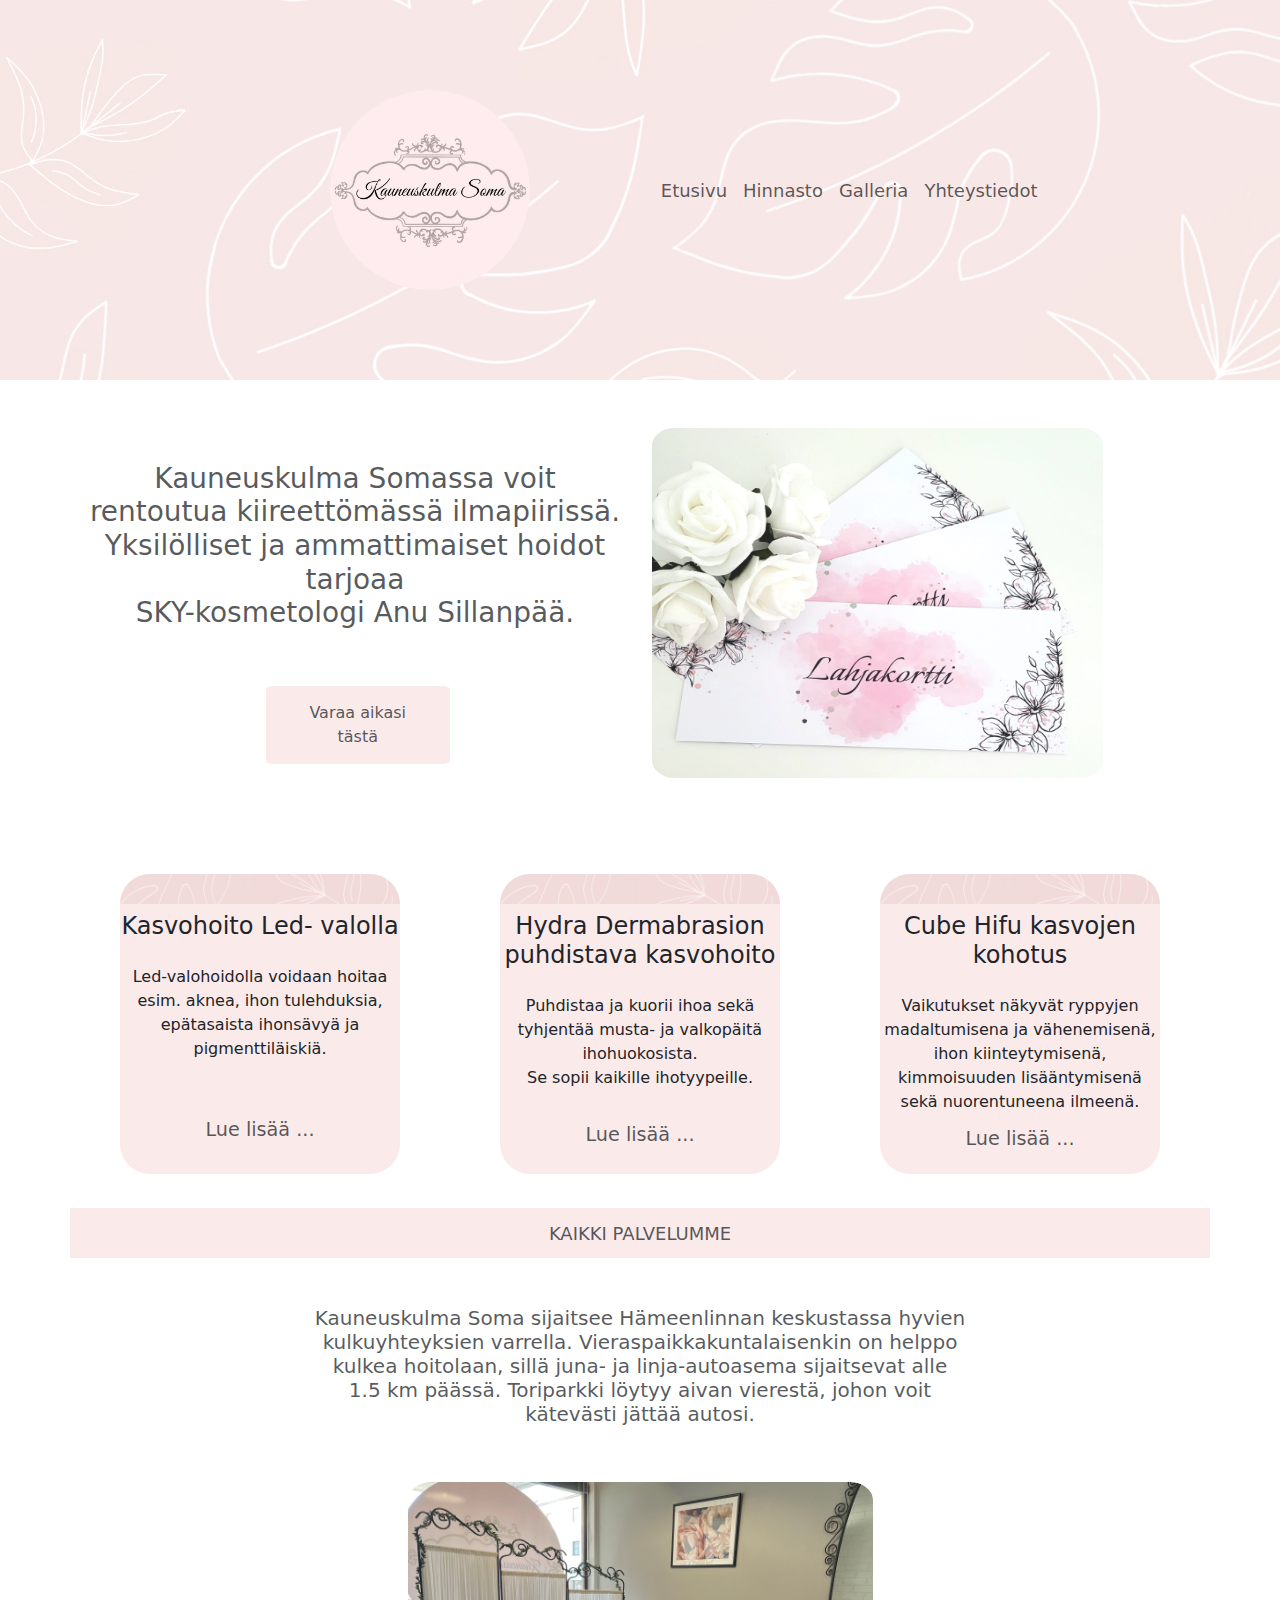
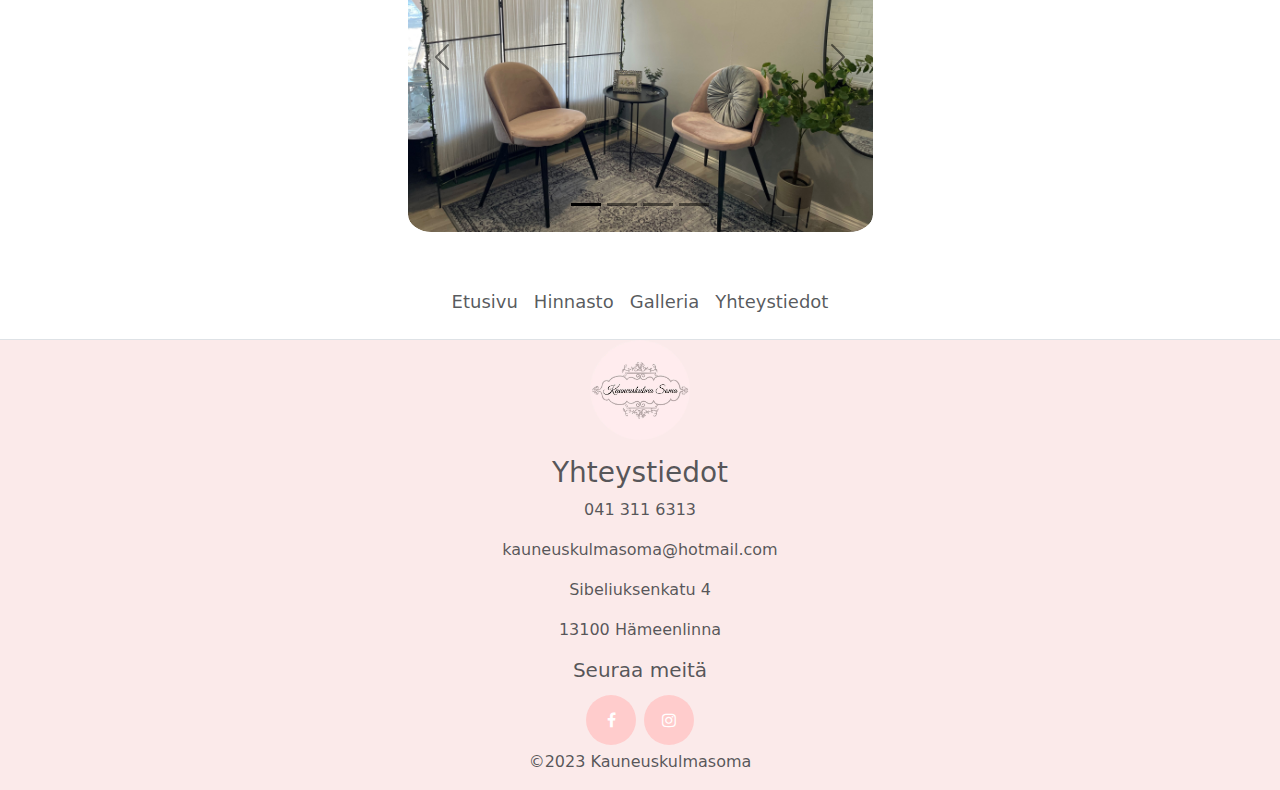
<file: index.html>
<!DOCTYPE html>
<html lang="fi">
<head>
    <meta charset="UTF-8">
    <meta http-equiv="X-UA-Compatible" content="IE=edge">
    <meta name="viewport" content="width=device-width, initial-scale=1.0">
    <meta name="description" content="Kauneuskulma Somassa voit rentoutua kiireettömässä ilmapiirissä.
    Yksilölliset ja ammattimaiset hoidot tarjoaa SKY-kosmetologi Anu Sillanpää.">

    <link href="https://cdn.jsdelivr.net/npm/bootstrap@5.2.1/dist/css/bootstrap.min.css" rel="stylesheet">
    <script src="https://cdn.jsdelivr.net/npm/bootstrap@5.2.1/dist/js/bootstrap.bundle.min.js"></script>
    <link rel="stylesheet" href="./style.css">
    <link rel="stylesheet" href="https://cdnjs.cloudflare.com/ajax/libs/font-awesome/4.7.0/css/font-awesome.min.css">
    <title>Kauneuskulma Soma - SKY-kosmetologi Anu Sillanpää</title>
    <!-- add icon link -->
    <link rel = "icon" href =
"./images/Logo_small.png"
    type = "image/x-icon">
  
<!-- Google tag (gtag.js) -->
<script async src="https://www.googletagmanager.com/gtag/js?id=G-YC7BYL04MX"></script>
<script>
  window.dataLayer = window.dataLayer || [];
  function gtag(){dataLayer.push(arguments);}
  gtag('js', new Date());

  gtag('config', 'G-YC7BYL04MX');
</script>

</head>
<body>
        <!--Navbar start here-->
          
          <nav class="navbar bigImage navbar-expand-lg">
            
            
            <div class="col-lg-5 col-xl-5 col-12  services-section d-flex justify-content-lg-end justify-content-center buttonCenter">
              <a class="navbar-brand"  href="https://kauneuskulmasoma.fi/">
                <image src="./images/Logo1.jpg" alt="Kauneuskulma soma logo" style="width:200px;" class="rounded-pill "></image>
              </a>
            </div>
            
            
            <div class="col-12 services-section navbar-toggler" type="button" data-bs-toggle="collapse" data-bs-target="#collapsibleNavbar">
                      <div class="d-flex justify-content-center ">
                        <span class="navbar-toggler-icon"></span>
                      </div>
            </div>
      <div class="col-xl-1 col-lg-1"></div>
      <div class="collapse navbar-collapse col-lg-4 col-xl-5 col-9" id="collapsibleNavbar">
        <ul class="navbar-nav">
          <li class="nav-item">
            <a class="nav-link" href="https://kauneuskulmasoma.fi/">Etusivu</a>
          </li>
          <li class="nav-item">
            <a class="nav-link" href="Hinnasto.html">Hinnasto</a>
          </li>
          <li class="nav-item">
            <a class="nav-link" href="Galleria.html">Galleria</a>
          </li>
          <li class="nav-item">
            <a class="nav-link" href="Yhteystiedot.html">Yhteystiedot</a>
          </li>
        </ul>
      </div> 
        </nav> 
      
      
        <!--Navbar End here-->

        <div class="container ">
          <div class="row">
      
            <div class="col-lg-6">
              <h3 class="infoText text-muted">Kauneuskulma Somassa voit rentoutua kiireettömässä ilmapiirissä.
                Yksilölliset ja ammattimaiset hoidot tarjoaa<br> SKY-kosmetologi Anu Sillanpää.
              </h3>
              <div class="buttonCenter">
                <div class="col-lg-12">
                  <a class="ajanVaraus mt-5 text-muted" href="https://varaa.timma.fi/kauneuskulmasoma">Varaa aikasi tästä</a>
                </div>
              </div>
      
            </div>
      
      
            <!--Lahjakortti kuva Start here -->
            <div class="col-lg-5 mt-5">
              <a href="https://gifti.fi/shop/kauneuskulmasoma/">
                <img src="./images/Lahjakortti.jpg" alt="Kauneuskulma Soma lahjakortti" class="img-fluid imageLahja d-block">
              </a>
            </div>
            <!--Lahjakortti kuva End here-->
          </div>
          <!--Hoito kortit Start here-->
          <div class="row mt-5  text-muted">
            <div class="col-lg-4 col-xl-4 col-12 d-flex justify-content-center mt-5 ">
              <div class="card">
                <div class="cardImage"><img class="card-img-top" src="./images/background.png"
                    alt="Kauneuskulma soma kortin tausta"></div>
                <div class="card-block">
                  <h4 class="card-title mt-2">Kasvohoito Led- valolla</h4>
                  <p class="card-text mt-4">Led-valohoidolla voidaan hoitaa<br> esim. aknea, ihon tulehduksia,
                    epätasaista ihonsävyä ja pigmenttiläiskiä.</p>
                </div>
                <div class="card-block">
                  <button class="btn  infoButton text-muted mt-5" type="button" onclick="openPage(1)">Lue lisää
                    ...</button>
                </div>
              </div>
            </div>
            <div class="col-lg-4 col-xl-4 col-12 d-flex justify-content-center mt-5 mt-5 ">
              <div class="card">
                <div class="cardImage"><img class="card-img-top" src="./images/background.png"
                    alt="Kauneuskulma soma kortin tausta"></div>
                <div class="card-block">
                  <h4 class="card-title mt-2">Hydra Dermabrasion puhdistava kasvohoito</h4>
                  <p class="card-text mt-4">Puhdistaa ja kuorii ihoa sekä<br> tyhjentää musta- ja valkopäitä
                    ihohuokosista.<br>Se sopii kaikille ihotyypeille.</p>
                </div>
                <div class="card-block">
                  <button class="btn  text-muted infoButton mt-4" type="button" onclick="openPage(2)">Lue lisää
                    ...</button>
                </div>
              </div>
            </div>
            <div class="col-lg-4 col-xl-4 col-12 d-flex justify-content-center mt-5 mt-5">
              <div class="card">
                <div class="cardImage"><img class="card-img-top" src="./images/background.png"
                    alt="Kauneuskulma soma kortin tausta"></div>
                <div class="card-block">
                  <h4 class="card-title mt-2">Cube Hifu kasvojen kohotus</h4>
                  <p class="card-text mt-4">Vaikutukset näkyvät ryppyjen madaltumisena ja vähenemisenä, ihon
                    kiinteytymisenä, kimmoisuuden lisääntymisenä sekä nuorentuneena ilmeenä.</p>
                </div>
                <div class="card-block">
                  <button class="btn text-muted infoButton mt-1" type="button" onclick="openPage(3)">Lue lisää
                    ...</button>
                </div>
              </div>
            </div>
          </div>
          <div class="row">
            <a class="nav-link hinnasto text-muted" href="Hinnasto.html">KAIKKI PALVELUMME</a>
          </div>
          <!--Hoito kortit End here-->
      
          <!--Hoitola teksti Start here-->
          <div class="row mt-5">
              <div class="d-flex justify-content-center">
                <div class="col-lg-7 col-xl-7 col-md-7 col-12">
                  <h5 class="text-muted textCenter">Kauneuskulma Soma sijaitsee Hämeenlinnan keskustassa hyvien kulkuyhteyksien varrella.
                    Vieraspaikkakuntalaisenkin on helppo kulkea hoitolaan, sillä juna- ja linja-autoasema sijaitsevat alle 1.5 km päässä. 
                    Toriparkki löytyy aivan vierestä, johon voit kätevästi jättää autosi.
                  </h5>
                </div>
              </div>
          </div>
          <!--Hoitola teksti End here-->
      
          <!-- Carousel -->
          <div class="row">
            <div class="d-flex justify-content-center">
              <div id="carousel" class="carousel carousel-dark slide col-lg-5 mt-5" data-bs-ride="carousel">
      
                <!-- Indicators/dots -->
                <div class="carousel-indicators">
                  <button type="button" data-bs-target="#carousel" data-bs-slide-to="0" class="active"></button>
                  <button type="button" data-bs-target="#carousel" data-bs-slide-to="1"></button>
                  <button type="button" data-bs-target="#carousel" data-bs-slide-to="2"></button>
                  <button type="button" data-bs-target="#carousel" data-bs-slide-to="3"></button>
                </div>
                <!-- The slideshow/carousel -->
                <div class="carousel-inner ">
                  <div class="carousel-item active">
                    <img src="./images/Aula.jpg" alt="Kauneuskulma Soma aulan" class="img-fluid imageCarousel  d-block">
      
                  </div>
                  <div class="carousel-item">
                    <img src="./images/Tiski2.jpg" alt="Kauneuskulma Soma aulan tiski"
                      class="img-fluid imageCarousel  d-block">
                  </div>
                  <div class="carousel-item">
                    <img src="./images/Seinä.jpg" alt="Kauneuskulma Soma aulan odotusalue"
                      class="img-fluid imageCarousel  d-block">
                  </div>
                  <div class="carousel-item">
                    <img src="./images/img3.jpg" alt="Kauneuskulma Soma hoitoalueen sisustus"
                      class="img-fluid imageCarousel  d-block">
                  </div>
                </div>
      
                <!-- Left and right controls/icons -->
                <button class="carousel-control-prev" type="button" data-bs-target="#carousel" data-bs-slide="prev">
                  <span class="carousel-control-prev-icon"></span>
                </button>
                <button class="carousel-control-next" type="button" data-bs-target="#carousel" data-bs-slide="next">
                  <span class="carousel-control-next-icon"></span>
                </button>
              </div>
            </div>
            <!--Carousel End-->
          </div>
        </div>

        <!--Footer Start here-->
      
       <footer class="mt-5">
        <ul class="nav justify-content-center border-bottom pb-3 mb-3">
          <li class="nav-item">
            <a class="nav-link px-2 text-muted" href="#">Etusivu</a>
          </li>
          <li class="nav-item">
            <a class="nav-link px-2 text-muted" href="Hinnasto.html">Hinnasto</a>
          </li>
          <br>
          <li class="nav-item">
            <a class="nav-link px-2 text-muted" href="Galleria.html">Galleria</a>
          </li>
          <li class="nav-item">
            <a class="nav-link px-2 text-muted" href="Yhteystiedot.html">Yhteystiedot</a>
          </li>
        </ul>
        <div class="footter">
          <ul class="nav justify-content-center ">
            <a class="navbar-brand">
              <image src="./images/Logo1.jpg" style="width:100px;" class="rounded-pill "></image>
            </a>
          </ul>
        <ul class="nav justify-content-center ">
          <li class="nav-item">
            <h3 class="text-muted mt-3">Yhteystiedot</a>
          </li>
        </ul>
        <ul class="nav justify-content-center ">
          <li>
            <p class="text-muted" style="text-align: center;">041 311 6313</p>
            <p class="text-muted">kauneuskulmasoma@hotmail.com</p>
          </li>
        </ul>
        <ul class="nav justify-content-center ">
          <li>
            <p class="text-muted" style="text-align: center;">Sibeliuksenkatu 4</p>
            <p class="text-muted">13100 Hämeenlinna</p>
          </li>

        </ul>
        <ul class="nav justify-content-center ">
          <li>
            <h5 class="text-muted">Seuraa meitä</h5>
          </li>
        </ul>
        <ul class="nav justify-content-center">
          <li class="nav-item">
            <a href="https://www.facebook.com/kauneuskulmasoma/" class="fa fa-facebook"></a>
          </li>
          <li>
            <a href="https://www.instagram.com/kauneuskulmasoma/" class="fa fa-instagram"></a>
          </li>
        </ul>
        <ul class="nav justify-content-center">
          <li class="nav-item">
            <p class="text-muted">©2023 Kauneuskulmasoma</p>
          </li>
        </ul>    
      </div>
       </footer>

      <!--Footer End here-->
       <script>
        function setScroll(index){
          localStorage.setItem('scrollValue', index);
          console.log(localStorage.getItem('scrollValue'))
        }
        function openPage(index){
          setScroll(index);
          window.location.assign("Hinnasto.html"); 
        }
    
  </script>
</body>
</html>
</file>
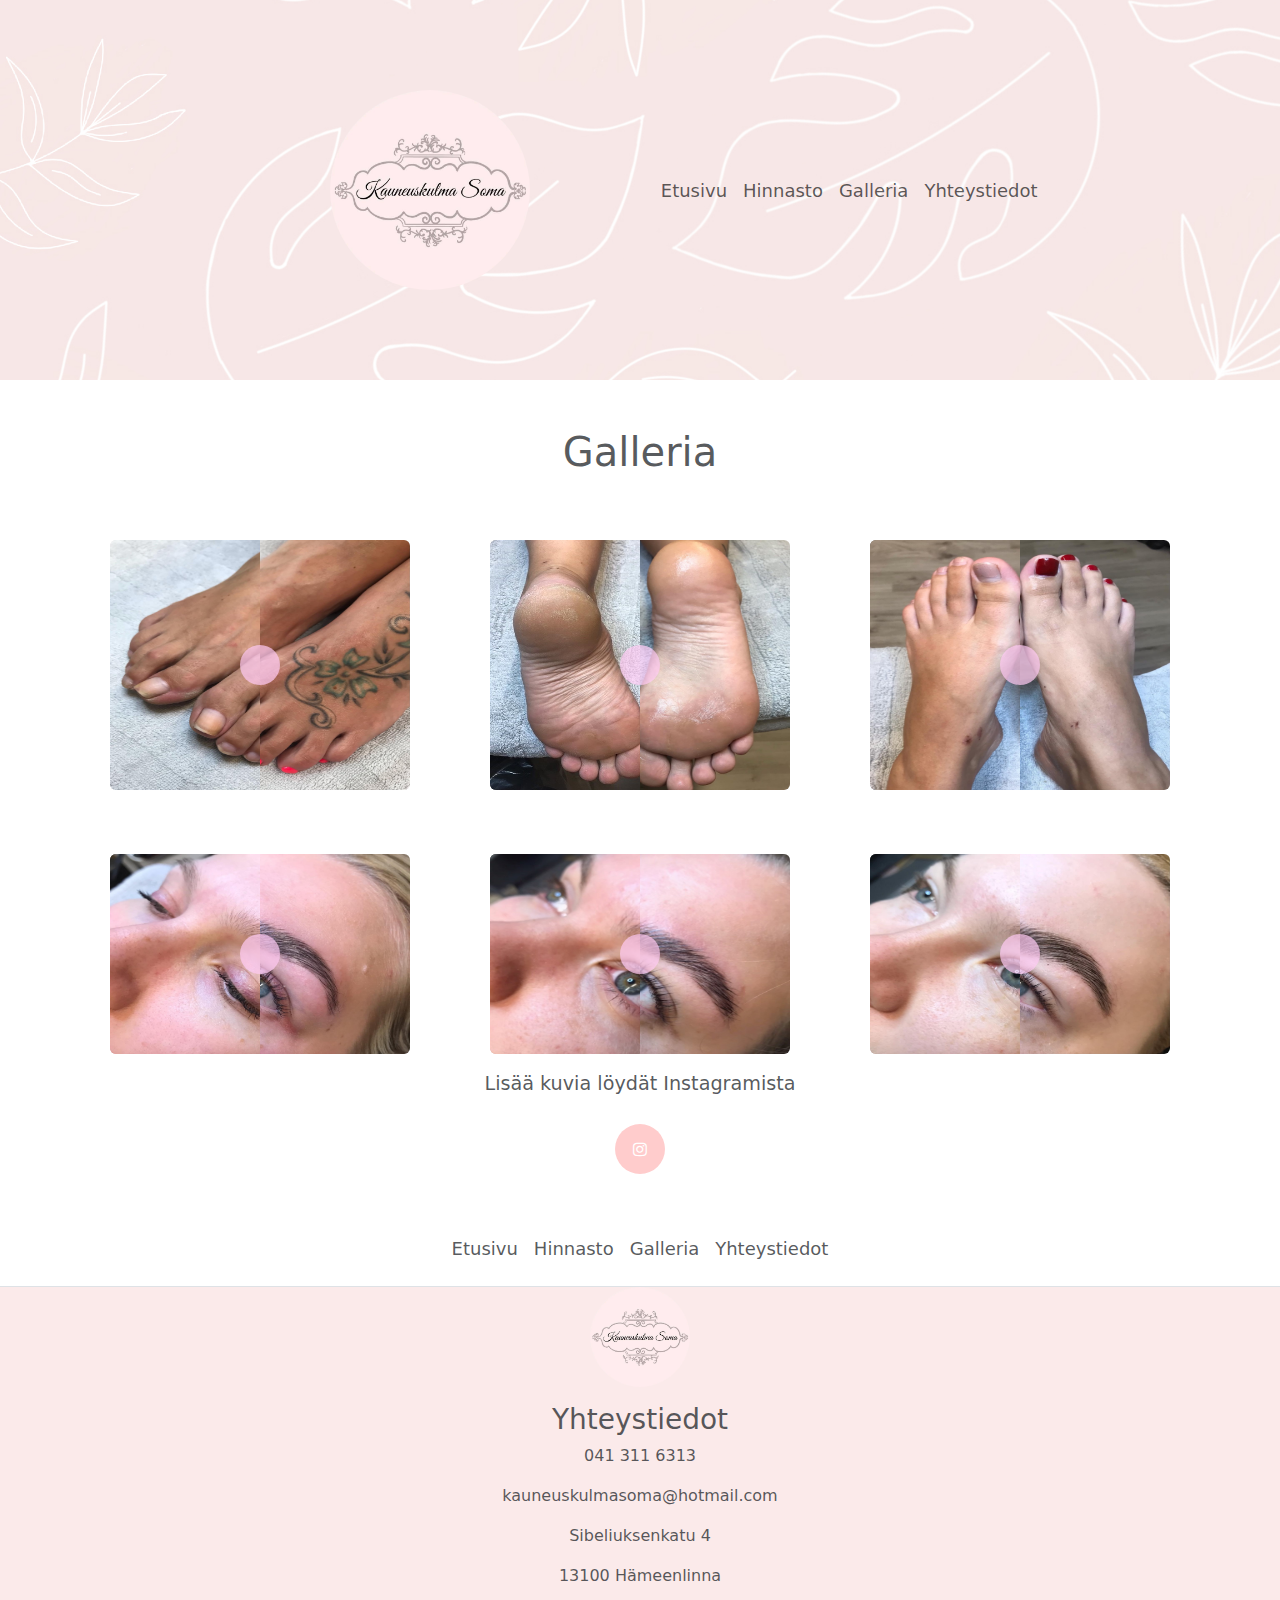
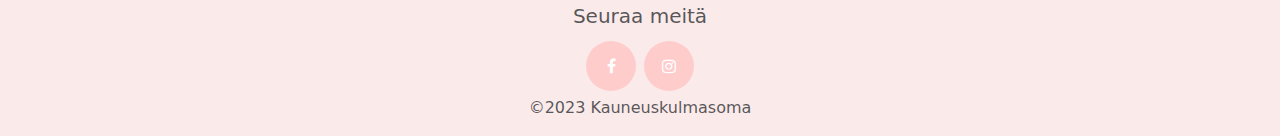
<file: Galleria.html>
<!DOCTYPE html>
<html lang="fi">
<head>
    <meta charset="UTF-8">
    <meta http-equiv="X-UA-Compatible" content="IE=edge">
    <meta name="viewport" content="width=device-width, initial-scale=1.0">
    <meta name="description" content="Kauneuskulma Somassa voit rentoutua kiireettömässä ilmapiirissä.
    Yksilölliset ja ammattimaiset hoidot tarjoaa SKY-kosmetologi Anu Sillanpää.">
    <link href="https://cdn.jsdelivr.net/npm/bootstrap@5.2.1/dist/css/bootstrap.min.css" rel="stylesheet">
    <script src="https://cdn.jsdelivr.net/npm/bootstrap@5.2.1/dist/js/bootstrap.bundle.min.js"></script>
    <link rel="stylesheet" href="./style.css">
    <link rel="stylesheet" href="https://cdnjs.cloudflare.com/ajax/libs/font-awesome/4.7.0/css/font-awesome.min.css">
    <title>Kauneuskulma Soma - Galleria</title>
        <!-- add icon link -->
        <link rel = "icon" href =
        "./images/Logo_small.png"
          type = "image/x-icon">

<!-- Google tag (gtag.js) -->
<script async src="https://www.googletagmanager.com/gtag/js?id=G-YC7BYL04MX"></script>
<script>
  window.dataLayer = window.dataLayer || [];
  function gtag(){dataLayer.push(arguments);}
  gtag('js', new Date());

  gtag('config', 'G-YC7BYL04MX');
</script>

</head>
<body>
        <!--Navbar start here-->
        
          <nav class="navbar bigImage navbar-expand-lg">
            
            
            <div class="col-lg-5 col-xl-5 col-12  services-section d-flex justify-content-lg-end justify-content-center buttonCenter">
              <a class="navbar-brand"  href="https://kauneuskulmasoma.fi/">
                <image src="./images/Logo1.jpg" alt="Kauneuskulma soma logo" style="width:200px;" class="rounded-pill "></image>
              </a>
            </div>
            
            
            <div class="col-12 col-lg-0 services-section navbar-toggler" type="button" data-bs-toggle="collapse" data-bs-target="#collapsibleNavbar">
                      <div class="d-flex justify-content-center">
                        <span class="navbar-toggler-icon"></span>
                      </div>
            </div>
      <div class="col-xl-1 col-lg-1"></div>
      <div class="collapse navbar-collapse col-lg-4 col-xl-5 col-9" id="collapsibleNavbar">
        <ul class="navbar-nav">
          <li class="nav-item">
            <a class="nav-link" href="https://kauneuskulmasoma.fi/">Etusivu</a>
          </li>
          <li class="nav-item">
            <a class="nav-link" href="Hinnasto.html">Hinnasto</a>
          </li>
          <li class="nav-item">
            <a class="nav-link" href="Galleria.html">Galleria</a>
          </li>
          <li class="nav-item">
            <a class="nav-link" href="Yhteystiedot.html">Yhteystiedot</a>
          </li>
        </ul>
      </div> 
    
             
     
    
        </nav> 
      
      
        <!--Navbar End here-->

<div class="container ">
  <h1 class="textCenter mt-5 mb-5 text-muted">Galleria</h1>
  <div class="row galleriaAlign mt-5">
    <div class="col-xl-4 col-lg-4 col-md-6 col-12 d-flex  justify-content-center mt-3">
      <div class="img-comp-container rounded">
        <div class="img-comp-img">
          <img src="./images/comp2.jpg" width="300" height="250" />
        </div>
        <div class="img-comp-img img-comp-overlay">
          <img src="./images/comp1.jpg" width="300" height="250" />
        </div>
      </div>
    </div>
    <div class="col-xl-4 col-lg-4 col-md-6 col-12 d-flex  justify-content-center mt-3">
      <div class="img-comp-container rounded">
        <div class="img-comp-img">
          <img src="./images/comp3.jpg" width="300" height="250" />
        </div>
        <div class="img-comp-img img-comp-overlay">
          <img src="./images/comp4.jpg" width="300" height="250" />
        </div>
      </div>
    </div>
    <div class="col-xl-4 col-lg-4 col-md-12 col-12 d-flex  justify-content-center mt-3">
      <div class="img-comp-container rounded">
        <div class="img-comp-img">
          <img src="./images/comp6.jpg" width="300" height="250" />
        </div>
        <div class="img-comp-img img-comp-overlay">
          <img src="./images/comp5.jpg" width="300" height="250" />
        </div>
      </div>
    </div>
  </div>
  <div class="row mt-5">
    <div class="col-xl-4 col-lg-4 col-md-6 col-12 d-flex  justify-content-center ">
      <div class="img-comp-container2 rounded mt-3">
        <div class="img-comp-img">
          <img src="./images/comp8.jpg" width="300" height="200" />
        </div>
        <div class="img-comp-img img-comp-overlay">
          <img src="./images/comp7.jpg" width="300" height="200" />
        </div>
      </div>
    </div>
    <div class="col-xl-4 col-lg-4 col-md-6 col-12 d-flex  justify-content-center ">
      <div class="img-comp-container2 rounded mt-3">
        <div class="img-comp-img">
          <img src="./images/comp9.jpg" width="300" height="200" />
        </div>
        <div class="img-comp-img img-comp-overlay">
          <img src="./images/comp10.jpg" width="300" height="200" />
        </div>
      </div>
    </div>
    <div class="col-xl-4 col-lg-4 col-md-12 col-12 d-flex justify-content-center">
      <div class="img-comp-container2 rounded mt-3">
        <div class="img-comp-img">
          <img src="./images/comp12.jpg" width="300" height="200" />
        </div>
        <div class="img-comp-img img-comp-overlay">
          <img src="./images/comp11.jpg" width="300" height="200" />
        </div>
      </div>
    </div>
    <div class="col-12 d-flex justify-content-center mt-3">
      <p class="text-muted" style="font-size: larger;">Lisää kuvia löydät Instagramista</p>
    </div>
    <div class="col-12 d-flex justify-content-center mt-1">
            <a href="https://www.instagram.com/kauneuskulmasoma/" class="fa fa-instagram"></a>
      </div>
    </div>
  </div>
</div>

        <!--Footer Start here-->
      
  
        <footer class="mt-5">
          <ul class="nav justify-content-center border-bottom pb-3 mb-3">
            <li class="nav-item">
              <a class="nav-link px-2 text-muted" href="https://kauneuskulmasoma.fi/">Etusivu</a>
            </li>
            <li class="nav-item">
              <a class="nav-link px-2 text-muted" href="Hinnasto.html">Hinnasto</a>
            </li>
            <br>
            <li class="nav-item">
              <a class="nav-link px-2 text-muted" href="#">Galleria</a>
            </li>
            <li class="nav-item">
              <a class="nav-link px-2 text-muted" href="Yhteystiedot.html">Yhteystiedot</a>
            </li>
          </ul>
          <div class="footter">
          <ul class="nav justify-content-center ">
            <a class="navbar-brand">
              <image src="./images/Logo1.jpg" style="width:100px;" class="rounded-pill "></image>
            </a>
          </ul>
          <ul class="nav justify-content-center ">
            <li class="nav-item">
              <h3 class="text-muted mt-3">Yhteystiedot</h3>
            </li>
          </ul>
          <ul class="nav justify-content-center ">
            <li>
              <p class="text-muted" style="text-align: center;">041 311 6313</p>
              <p class="text-muted">kauneuskulmasoma@hotmail.com</p>
            </li>
          </ul>
          <ul class="nav justify-content-center ">
            <li>
              <p class="text-muted" style="text-align: center;">Sibeliuksenkatu 4</p>
              <p class="text-muted">13100 Hämeenlinna</p>
            </li>
  
          </ul>
          <ul class="nav justify-content-center ">
            <li>
              
              <h5 class="text-muted">Seuraa meitä</h5>
            </li>
          </ul>
          <ul class="nav justify-content-center">
            <li class="nav-item">
              <a href="https://www.facebook.com/kauneuskulmasoma/" class="fa fa-facebook"></a>
            </li>
            <li>
              <a href="https://www.instagram.com/kauneuskulmasoma/" class="fa fa-instagram"></a>
            </li>
          </ul>
         <ul class="nav justify-content-center">
          <li class="nav-item">
            <p class="text-muted">©2023 Kauneuskulmasoma</p>
          </li>
        </ul>   
        </div>
         </footer>

      <!--Footer End here-->
      <script src="./script/comparison.js"></script>
  	
      <script>
        initComparisons();
      </script>
      

</body>
</html>
</file>
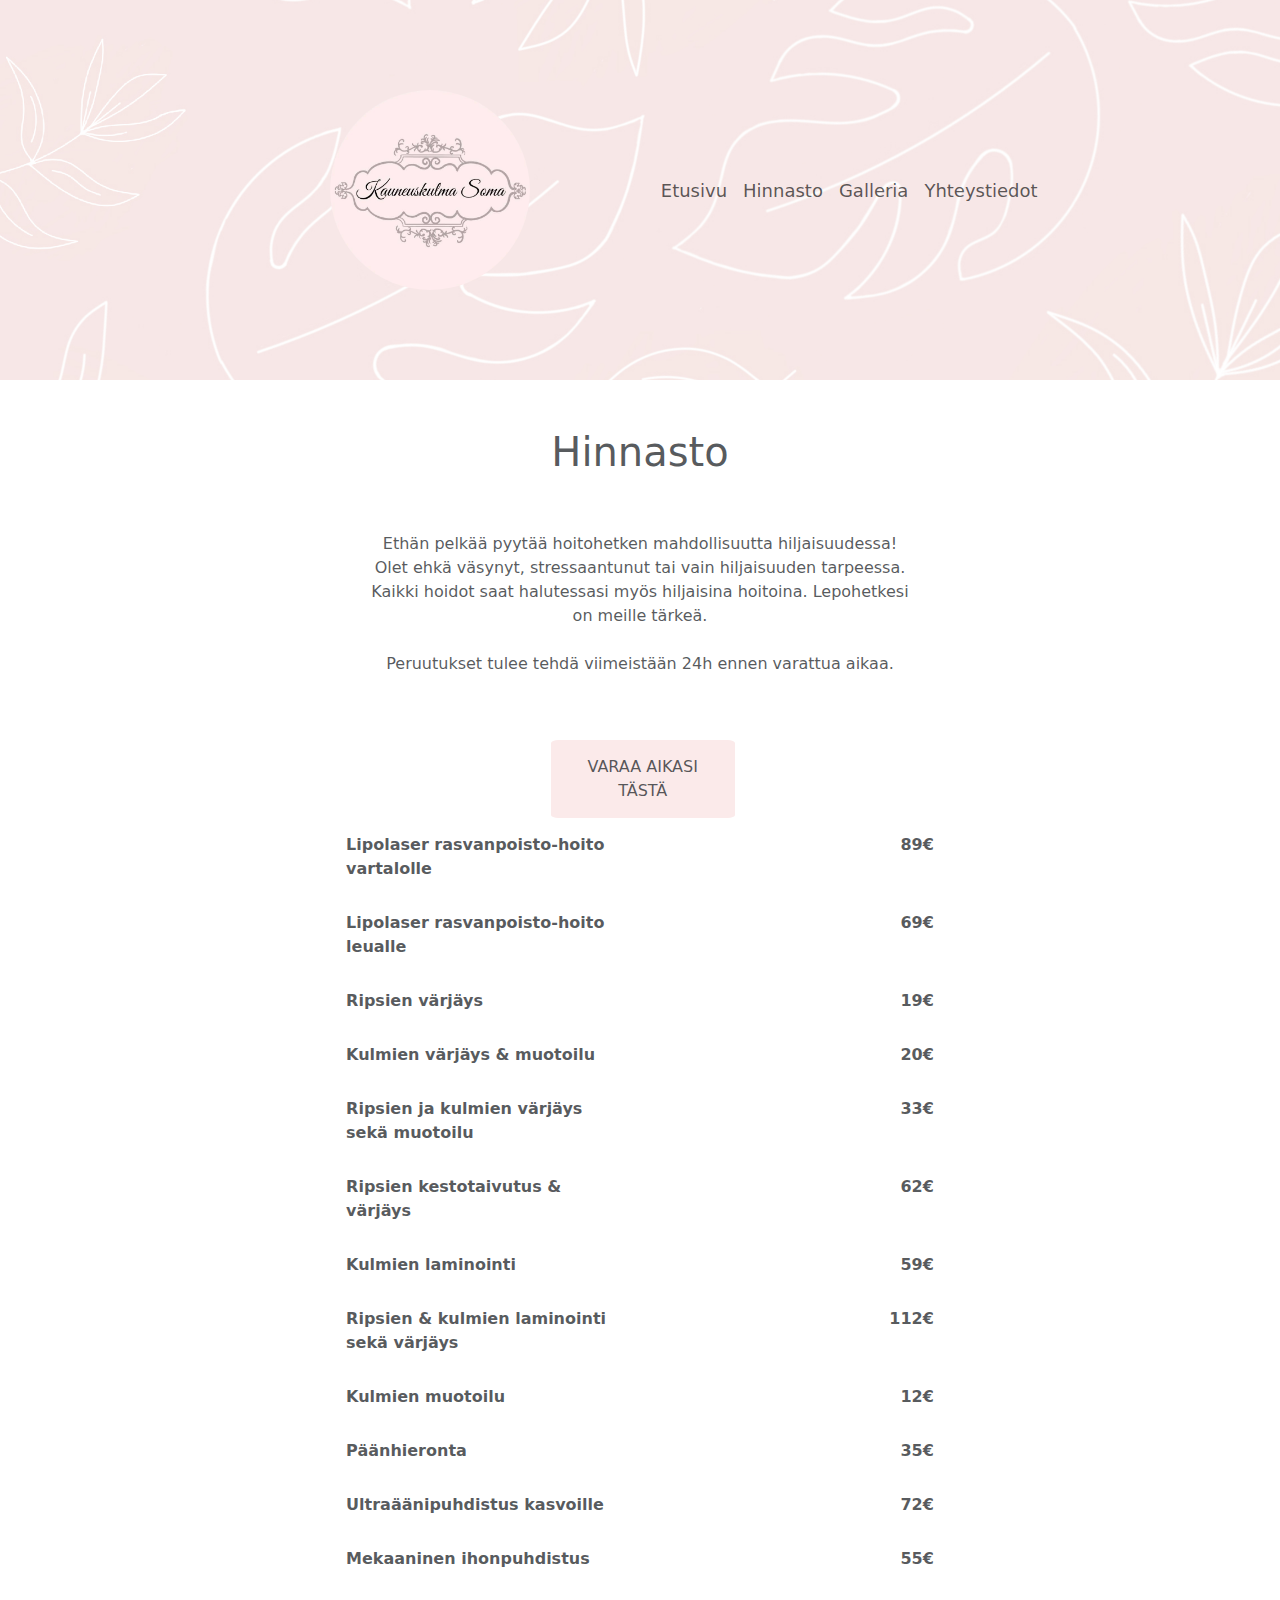
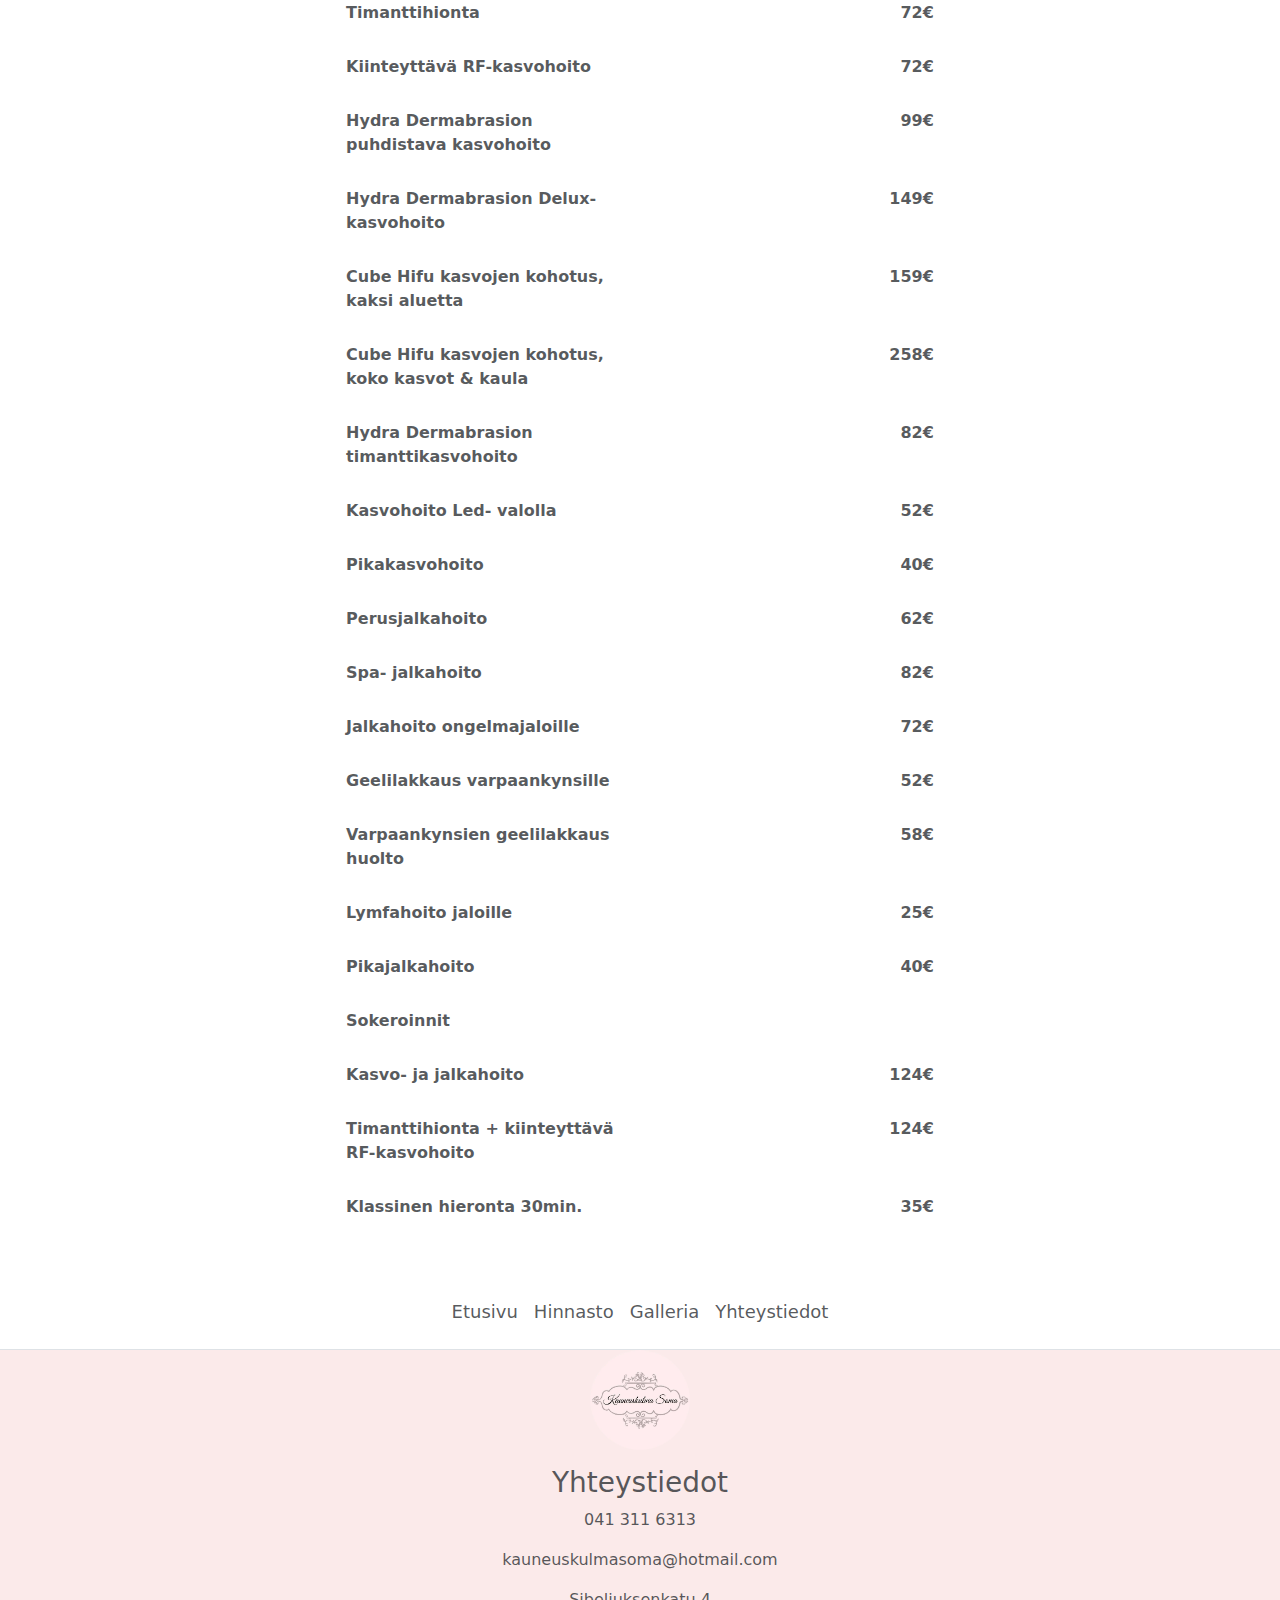
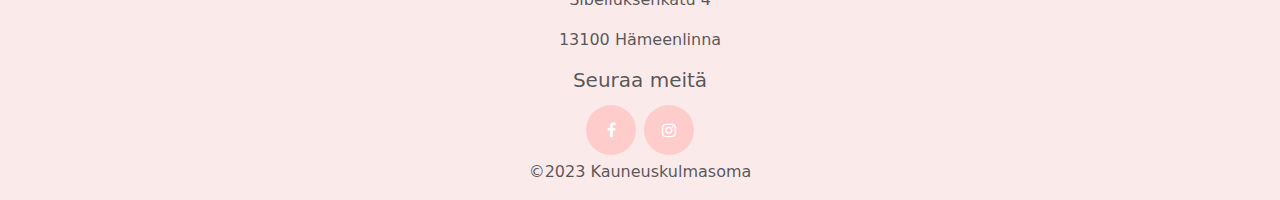
<file: Hinnasto.html>
<!DOCTYPE html>
<html lang="fi">
<head>
    <meta charset="UTF-8">
    <meta http-equiv="X-UA-Compatible" content="IE=edge">
    <meta name="viewport" content="width=device-width, initial-scale=1.0">
    <meta name="description" content="Kauneuskulma Somassa voit rentoutua kiireettömässä ilmapiirissä.
    Yksilölliset ja ammattimaiset hoidot tarjoaa SKY-kosmetologi Anu Sillanpää.">
    <link href="https://cdn.jsdelivr.net/npm/bootstrap@5.2.1/dist/css/bootstrap.min.css" rel="stylesheet">
    <script src="https://cdn.jsdelivr.net/npm/bootstrap@5.2.1/dist/js/bootstrap.bundle.min.js"></script>
    <link rel="stylesheet" href="./style.css">
    <link rel="stylesheet" href="https://cdnjs.cloudflare.com/ajax/libs/font-awesome/4.7.0/css/font-awesome.min.css">
    <title>Kauneuskulma Soma - Hinnasto</title>
        <!-- add icon link -->
        <link rel = "icon" href =
        "./images/Logo_small.png"
        type = "image/x-icon">

<!-- Google tag (gtag.js) -->
<script async src="https://www.googletagmanager.com/gtag/js?id=G-YC7BYL04MX"></script>
<script>
  window.dataLayer = window.dataLayer || [];
  function gtag(){dataLayer.push(arguments);}
  gtag('js', new Date());

  gtag('config', 'G-YC7BYL04MX');
</script>

</head>
<body>

        <!--Navbar start here-->
        
          <nav class="navbar bigImage navbar-expand-lg">
            
            
            <div class="col-lg-5 col-xl-5 col-12  services-section d-flex justify-content-lg-end justify-content-center buttonCenter">
              <a class="navbar-brand"  href="https://kauneuskulmasoma.fi/">
                <image src="./images/Logo1.jpg" alt="Kauneuskulma soma logo" style="width:200px;" class="rounded-pill "></image>
              </a>
            </div>
            
            
            <div class="col-12 col-lg-0 services-section navbar-toggler" type="button" data-bs-toggle="collapse" data-bs-target="#collapsibleNavbar">
                      <div class="d-flex justify-content-center">
                        <span class="navbar-toggler-icon"></span>
                      </div>
            </div>
      <div class="col-xl-1 col-lg-1"></div>
      <div class="collapse navbar-collapse col-lg-4 col-xl-5 col-9" id="collapsibleNavbar">
        <ul class="navbar-nav">
          <li class="nav-item">
            <a class="nav-link" href="https://kauneuskulmasoma.fi/">Etusivu</a>
          </li>
          <li class="nav-item">
            <a class="nav-link" href="Hinnasto.html">Hinnasto</a>
          </li>
          <li class="nav-item">
            <a class="nav-link" href="Galleria.html">Galleria</a>
          </li>
          <li class="nav-item">
            <a class="nav-link" href="Yhteystiedot.html">Yhteystiedot</a>
          </li>
        </ul>
      </div> 
    
             
     
    
        </nav> 
      
      
        <!--Navbar End here-->

<div class="container ">
  <h1 class="textCenter mt-5 mb-5 text-muted">Hinnasto</h1>
  <div class="row">
  <div class="col-lg-3"></div>
  <div class="col-lg-6">
  <p class="textCenter mt-2 text-muted">  
    Ethän pelkää pyytää hoitohetken mahdollisuutta hiljaisuudessa! <br>
    Olet ehkä väsynyt, stressaantunut tai vain hiljaisuuden tarpeessa. 
    Kaikki hoidot saat halutessasi myös hiljaisina hoitoina. Lepohetkesi on meille tärkeä.
    <br><br> 
    Peruutukset tulee tehdä viimeistään 24h ennen varattua aikaa.
  </p>
  <div class="buttonCenter mb-2">
    <a class="ajanVaraus mt-5 text-muted" href="https://varaa.timma.fi/kauneuskulmasoma">VARAA AIKASI TÄSTÄ</a>
    </div>
</div>
</div>
  <div id="accordion">
    <div class="card cardPrice">
      <div class="collapsed btn" id="CubeHifu" data-bs-toggle="collapse" href="#collapse32">
        <div class="row hintaTaulukko text-muted">
          <div class="col-lg-6 col-md-6 col-6 d-flex justify-content-start"> <p class="mobileText">Lipolaser rasvanpoisto-hoito vartalolle</p></div><div class="col-lg-6 col-md-6 col-6 d-flex justify-content-end"> <p class="hintaTextEnd">89€</p></div>
      </div>
      </div>
      <div id="collapse32" class="collapse" data-bs-parent="#accordion">
        <div class="card-body text-muted">
         <p>Lipolaser on matalataajuista laseria, joka saa aikaan kemiallisen signaalin rasvasolussa. 
          Ylimääräinen varastoitunut rasva muuttuu rasvahapoksi ja glyseroliksi, ne vapautuvat aineenvaihduntaan ja poistuvat kehosta. 
          <br>Lymfa tehostaa aineenvaihduntaa. 
          <br>Sopii kaikille perusterveille naisille ja miehille.
          </br>Lipolaser- hoito + lymfahoito jaloille 89€
          </br>Lipolaser- hoito + lymfahoito jaloille x 3 sarja 226€
          </br>Lipolaser- hoito + lymfahoito jaloille x 5 sarja 356€
          </p>
        </div>
      </div>
    </div>
    <div class="card cardPrice">
      <div class="collapsed btn" id="CubeHifu" data-bs-toggle="collapse" href="#collapse33">
        <div class="row hintaTaulukko text-muted">
          <div class="col-lg-6 col-md-6 col-6 d-flex justify-content-start"> <p class="mobileText">Lipolaser rasvanpoisto-hoito leualle</p></div><div class="col-lg-6 col-md-6 col-6 d-flex justify-content-end"> <p class="hintaTextEnd">69€</p></div>
      </div>
      </div>
      <div id="collapse33" class="collapse" data-bs-parent="#accordion">
        <div class="card-body text-muted">
         <p>Lipolaser on matalataajuista laseria, joka saa aikaan kemiallisen signaalin rasvasolussa. 
          Ylimääräinen varastoitunut rasva muuttuu rasvahapoksi ja glyseroliksi, ne vapautuvat aineenvaihduntaan ja poistuvat kehosta. 
          <br>Lymfa tehostaa aineenvaihduntaa. 
          <br>Sopii kaikille perusterveille naisille ja miehille.
          </br>Lipolaser- hoito + lymfahoito jaloille 69€
          </br>Lipolaser- hoito + lymfahoito jaloille x 3 sarja 175€
          </br>Lipolaser- hoito + lymfahoito jaloille x 5 sarja 276€
          </p>
        </div>
      </div>
    </div>
    <div class="card cardPrice">
      <div class="collapsed btn" data-bs-toggle="collapse" href="#collapse1">
        <div class="row hintaTaulukko text-muted">
        <div class="col-lg-6 col-md-6 col-6 d-flex justify-content-start"><p class="mobileText">Ripsien värjäys</p></div><div class="col-lg-6 col-md-6 col-6 d-flex justify-content-end"><p>19€</p></div>
      </div>
      </div>
      <div id="collapse1" class="collapse" data-bs-parent="#accordion">
        <div class="card-body text-muted">
          <p>Ripsien värjäys kestovärillä. Ei alle 16-vuotiaille.</p>
        </div>
      </div>
    </div>
    <div class="card cardPrice">
      <div class="collapsed btn" data-bs-toggle="collapse" href="#collapse2">
        <div class="row hintaTaulukko text-muted">
        <div class="col-lg-6 col-md-6 col-6 d-flex justify-content-start"><p class="mobileText">Kulmien värjäys & muotoilu</p></div><div class="col-lg-6 col-md-6 col-6 d-flex justify-content-end"><p class="hintaTextEnd">20€</p></div>
      </div>
      </div>
      <div id="collapse2" class="collapse" data-bs-parent="#accordion">
        <div class="card-body text-muted">
          <p>Kulmakarvojen muotoilu ja värjäys kestovärillä. Ei alle 16-vuotiaille.</p>
        </div>
      </div>
    </div>
    <div class="card cardPrice">
      <div class="collapsed btn"data-bs-toggle="collapse" href="#collapse3">
        <div class="row hintaTaulukko text-muted">
        <div class="col-lg-6 col-md-6 col-6 d-flex justify-content-start"><p class="mobileText">Ripsien ja kulmien värjäys sekä muotoilu</p></div><div class="col-lg-6 col-md-6 col-6 d-flex justify-content-end"><p class="hintaTextEnd">33€</p></div>
      </div>
      </div>
      <div id="collapse3" class="collapse" data-bs-parent="#accordion">
        <div class="card-body text-muted">
          <p>Ripsien ja kulmakarvojen värjäys kestovärillä, sekä kulmakarvojen muotoilu. Ei alle 16-vuotiaille.</p>
        </div>
      </div>
    </div>
    <div class="card cardPrice">
      <div class="collapsed btn"data-bs-toggle="collapse" href="#collapse4">
        <div class="row hintaTaulukko text-muted">
        <div class="col-lg-6 col-md-6 col-6 d-flex justify-content-start"><p class="mobileText">Ripsien kestotaivutus & värjäys</p></div> <div class="col-lg-6 col-md-6 col-6 d-flex justify-content-end"><p class="hintaTextEnd">62€</p></div>
      </div>
    </div>
      
      <div id="collapse4" class="collapse" data-bs-parent="#accordion">
        <div class="card-body text-muted">
          <p>Ripsien kestotaivutus sekä värjäys. Kestotaivutus kestää ripsissä n. 4-8 viikkoa. Ei alle 16-vuotiaille.</p>
        </div>
      </div>
    </div>
    <div class="card cardPrice">
      <div class="collapsed btn" data-bs-toggle="collapse" href="#collapse5">
        <div class="row hintaTaulukko text-muted">
          <div class="col-lg-6 col-md-6 col-6 d-flex justify-content-start"><p class="mobileText">Kulmien laminointi</p></div><div class="col-lg-6 col-md-6 col-6 d-flex justify-content-end"><p class="hintaTextEnd">59€</p></div>
      </div>
      </div>
      <div id="collapse5" class="collapse" data-bs-parent="#accordion">
        <div class="card-body text-muted">
         <p> Sisältää värjäyksen. Laminointi kestää kulmissa n. 4-8 viikkoa. Ei alle 16-vuotiaille.</p>
        </div>
      </div>
    </div>
    <div class="card cardPrice">
      <div class="collapsed btn" data-bs-toggle="collapse" href="#collapse39">
        <div class="row hintaTaulukko text-muted">
          <div class="col-lg-6 col-md-6 col-6 d-flex justify-content-start"><p class="mobileText">Ripsien & kulmien laminointi sekä värjäys</p></div><div class="col-lg-6 col-md-6 col-6 d-flex justify-content-end"><p class="hintaTextEnd">112€</p></div>
        </div>
      </div>
      <div id="collapse39" class="collapse" data-bs-parent="#accordion">
        <div class="card-body text-muted">
          <p>Ripsien kestotaivutus ja kulmien laminointi. Sisältää värjäyksen. Ei alle 16-vuotiaille</p>
      </div>
      </div>
    </div>
    <div class="card cardPrice">
      <div class="collapsed btn" data-bs-toggle="collapse" href="#collapse22">
        <div class="row hintaTaulukko text-muted">
          <div class="col-lg-6 col-md-6 col-6 d-flex justify-content-start"><p class="mobileText">Kulmien muotoilu</p></div><div class="col-lg-6 col-md-6 col-6 d-flex justify-content-end"><p class="hintaTextEnd">12€</p></div>
    </div>
      </div>
      <div id="collapse22" class="collapse" data-bs-parent="#accordion">
        <div class="card-body text-muted">
          <p>Ei sisällä kestoväriä.</p>
      </div>
      </div>
    </div>
    <div class="card cardPrice">
      <div class="collapsed btn" data-bs-toggle="collapse" href="#collapse7">
        <div class="row hintaTaulukko text-muted">
          <div class="col-lg-6 col-md-6 col-6 d-flex justify-content-start"><p class="mobileText">Päänhieronta</p></div><div class="col-lg-6 col-md-6 col-6 d-flex justify-content-end"><p class="hintaTextEnd">35€</p></div>
    </div>
      </div>
      <div id="collapse7" class="collapse" data-bs-parent="#accordion">
        <div class="card-body text-muted">
          <p>Rentouttava pään ja niskan hieronta 30min.</p>
        </div>
      </div>
    </div>
    <div class="card cardPrice">
      <div class="collapsed btn" data-bs-toggle="collapse" href="#collapse8">
        <div class="row hintaTaulukko text-muted">
          <div class="col-lg-6 col-md-6 col-6 d-flex justify-content-start"><p class="mobileText">Ultraäänipuhdistus kasvoille</p></div><div class="col-lg-6 col-md-6 col-6 d-flex justify-content-end"><p>72€</p></div>
      </div>
      </div>
      <div id="collapse8" class="collapse" data-bs-parent="#accordion">
        <div class="card-body text-muted">
          <p>Tehokas ja hellävarainen ihon syväpuhdistus ja kuorinta, joka samalla aktivoi ihon toimintoja.
            Alkupuhdistus, ultraäänipuhdistus, naamio, niska ja hartiahieronta, seerumi ja loppuvoide.</p>
        </div>
      </div>
    </div>
    <div class="card cardPrice">
      <div class="collapsed btn" data-bs-toggle="collapse" href="#collapse9">
        <div class="row hintaTaulukko text-muted">
          <div class="col-lg-6 col-md-6 col-6 d-flex justify-content-start"><p class="mobileText">Mekaaninen ihonpuhdistus</p></div><div class="col-lg-6 col-md-6 col-6 d-flex justify-content-end"><p class="hintaTextEnd">55€</p></div>
      </div>
      </div>
      <div id="collapse9" class="collapse" data-bs-parent="#accordion">
        <div class="card-body text-muted">
          <p>Alkupuhdistus, kuorinta, höyry, mekaaninen puhdistus, naamio, niska ja hartiahieronta, seerumi ja loppuvoide.Jos on paljon puhdistettavaa,
            valitse lisäpalveluna vielä lisäksi mekaaninen puhdistus.
          </p>
        </div>
      </div>
    </div>
    <div class="card cardPrice">
      <div class="collapsed btn" data-bs-toggle="collapse" href="#collapse10">
        <div class="row hintaTaulukko text-muted">
          <div class="col-lg-6 col-md-6 col-6 d-flex justify-content-start"><p class="mobileText">Timanttihionta</p></div><div class="col-lg-6 col-md-6 col-6 d-flex justify-content-end"><p class="hintaTextEnd">72€</p></div>
        </div>
      </div>
      <div id="collapse10" class="collapse" data-bs-parent="#accordion">
        <div class="card-body text-muted">
          <p>
            Kuorii hellävaraisesti ja tehokkaasti kuolleen ihosolukon ihon pinnalta. 
            Hoidon jälkeen hoitouotteet imeytyvät myös paremmin ja iho on kirkkaamman ja terveemmän näköinen. 
            Alkupuhdistus, timanttihionta, naamio, niska ja hartiahieronta, seerumi ja loppuvoide.
          </p>
        </div>
      </div>
    </div>
    <div class="card cardPrice">
      <div class="collapsed btn" id="RFHoito" data-bs-toggle="collapse" href="#collapse11">
        <div class="row hintaTaulukko text-muted">
          <div class="col-lg-6 col-md-6 col-6 d-flex justify-content-start"><p class="mobileText"> Kiinteyttävä RF-kasvohoito</p></div> <div class="col-lg-6 col-md-6 col-6 d-flex justify-content-end"><p class="hintaTextEnd"> 72€</p></div>
          
      </div>
      <div id="collapse11" class="collapse" data-bs-parent="#accordion">
        <div class="card-body text-muted">
         <p> RF (radiofrekvenssi) parantaa ihon kimmoisuutta, muotoilee leukalinjaa ja häivyttää ryppyjä. 
          Hoidon jälkeen iho näyttää nuoremmalta ja sileämmältä. Suositellaan sarjahoitoa 5x 2-3 viikon välein. 
          Alkupuhdistus, RF, naamio, niska ja hartiahieronta, seerumi ja loppuvoide</p>
        </div>
      </div>
    </div>
    </div>
    <div class="card cardPrice">
      <div class="collapsed btn" id="HydraPuhdistus" data-bs-toggle="collapse" href="#collapse12">
        <div class="row hintaTaulukko text-muted">
          <div class="col-lg-6 col-md-6 col-6 d-flex justify-content-start"><p class="mobileText">Hydra Dermabrasion puhdistava kasvohoito</p></div><div class="col-lg-6 col-md-6 col-6 d-flex justify-content-end"><p class="hintaTextEnd">99€</p></div>
        </div>
      </div>
      <div id="collapse12" class="collapse" data-bs-parent="#accordion">
        <div class="card-body text-muted">
          <p>Puhdistaa ja kuorii ihoa sekä tyhjentää musta- ja valkopäitä ihohuokosista. Hoitavat aineet imeytyvät ihoon hoidon aikana. 
            Sopii kaikille ihotyypeille. Alkupuhdistus, Hydra Dermabrasion puhdistus, naamio, niska ja hartiahieronta, seerumi ja loppuvoide.</p>
        </div>
      </div>
    </div>
    <div class="card cardPrice">
      <div class="collapsed btn" data-bs-toggle="collapse" href="#collapse13">
        <div class="row hintaTaulukko text-muted">
          <div class="col-lg-6 col-md-6 col-6 d-flex justify-content-start"><p class="mobileText"> Hydra Dermabrasion Delux- kasvohoito</p></div><div class="col-lg-6 col-md-6 col-6 d-flex justify-content-end"><p class="hintaTextEnd"> 149€</p></div>
      </div>
      </div>
      <div id="collapse13" class="collapse" data-bs-parent="#accordion">
        <div class="card-body text-muted">
          <p>Hydra Dermabrasion puhdistus tyhjentää musta- ja valkopäitä huokosista. 
          Hoitavat aineet imeytyvät ihoon hoidon aikana ja jäävät vaikuttamaan ihossa vielä hoidon jälkeenkin. RF parantaa ihon kimmoisuutta ja häivyttää ryppyjä. 
          Alkupuhdistus, Hydra Dermabrasion puhdistus, RF kiinteytys, led-valohoito, naamio, niska ja hartiahieronta, spray, seerumi, uä- imeytys ja loppuvoide.</p>
        </div>
      </div>
    </div>
    <div class="card cardPrice">
      <div class="collapsed btn" id="CubeHifu" data-bs-toggle="collapse" href="#collapse30">
        <div class="row hintaTaulukko text-muted">
          <div class="col-lg-6 col-md-6 col-6 d-flex justify-content-start"> <p class="mobileText">Cube Hifu kasvojen kohotus, kaksi aluetta</p></div><div class="col-lg-6 col-md-6 col-6 d-flex justify-content-end"> <p class="hintaTextEnd">159€</p></div>
      </div>
      </div>
      <div id="collapse30" class="collapse" data-bs-parent="#accordion">
        <div class="card-body text-muted">
         <p>Cube Hifun teho perustuu tarkasti kohdennettuun uä-energiaan, jonka avulla impulssi saadaan tehokkaasti ja tarkasti kohdistettua kudokseen. 
         </br>Vaikutukset näkyvät ryppyjen madaltumisena ja vähenemisenä, ihon kiinteytymisenä, kimmoisuuden lisääntymisenä sekä nuorentuneena ilmeenä. 
         </br>Alkupuhdistus, timanttihionta tai uä-puhdistus, Hifu ( kaksi aluetta), 
          naamio, niska ja hartiahieronta, seerumi ja loppuvoide.</br> Alueet: leukalinja, posket, kaula, silmänympärys ja otsa.
          </br>+ yksi lisäalue 39€
          </br>+ kaksi lisäaluetta 69€
          </br>+ kolme lisäaluetta 99€
          </p>
        </div>
      </div>
    </div>
    <div class="card cardPrice">
      <div class="collapsed btn" data-bs-toggle="collapse" href="#collapse31">
        <div class="row hintaTaulukko text-muted">
          <div class="col-lg-6 col-md-6 col-6 d-flex justify-content-start"> <p class="mobileText">Cube Hifu kasvojen kohotus, koko kasvot & kaula</p></div><div class="col-lg-6 col-md-6 col-6 d-flex justify-content-end"> <p class="hintaTextEnd">258€</p></div>
      </div>
      </div>
      <div id="collapse31" class="collapse" data-bs-parent="#accordion">
        <div class="card-body text-muted">
         <p>Cube Hifun teho perustuu tarkasti kohdennettuun uä-energiaan, jonka avulla impulssi saadaan tehokkaasti ja tarkasti kohdistettua kudokseen. 
         </br>Vaikutukset näkyvät ryppyjen madaltumisena ja vähenemisenä, ihon kiinteytymisenä, kimmoisuuden lisääntymisenä sekä nuorentuneena ilmeenä. 
         </br>Alkupuhdistus, timanttihionta tai uä-puhdistus, Hifu ( kaksi aluetta), 
          naamio, niska ja hartiahieronta, seerumi ja loppuvoide.</br> Alueet: leukalinja, posket, kaula, silmänympärys ja otsa.

          </p>
        </div>
      </div>
    </div>
    <div class="card cardPrice">
      <div class="collapsed btn" data-bs-toggle="collapse" href="#collapse14">
        <div class="row hintaTaulukko text-muted">
          <div class="col-lg-6 col-md-6 col-6 d-flex justify-content-start"> <p class="mobileText">Hydra Dermabrasion timanttikasvohoito</p></div><div class="col-lg-6 col-md-6 col-6 d-flex justify-content-end"> <p class="hintaTextEnd">82€</p></div>
      </div>
      </div>
      <div id="collapse14" class="collapse" data-bs-parent="#accordion">
        <div class="card-body text-muted">
         <p>Syväpuhdistava kasvohoito ionisoidun veden ja timanttihionnan avulla. Ionisoitu vesi on antibakteerista, ihohuokosia supistavaa ja erittäin kosteuttavaa. Sopii erityisesti rasvoittuvalle ja epäpuhtaalle iholle. 
          Alkupuhdistus, Hydra puhdistus, naamio, niska ja hartiahieronta, seerumi ja loppuvoide.</p>
        </div>
      </div>
    </div>
    <div class="card cardPrice">
      <div class="collapsed btn" id="LedValo" data-bs-toggle="collapse" href="#collapse15">
        <div class="row hintaTaulukko text-muted">
          <div class="col-lg-6 col-md-6 col-6 d-flex justify-content-start"><p class="mobileText">Kasvohoito Led- valolla</p></div><div class="col-lg-6 col-md-6 col-6 d-flex justify-content-end"><p class="hintaTextEnd">52€</p></div>
      </div>
      </div>
      <div id="collapse15" class="collapse" data-bs-parent="#accordion">
        <div class="card-body text-muted">
          <p>Led-valohoidolla voidaan hoitaa esim. aknea, ihon tulehduksia, epätasaista ihonsävyä ja pigmenttiläiskiä. 
          Led- valohoito auttaa soluja toimimaan toivotun mukaisesti ja vaikutus jatkuu vielä hoidon jälkeenkin. 
          Alkupuhdistus, naamio, led-valohoito 30min. ja loppuvoide. Suositellaan sarjahoitona 6-8krt.</p>
        </div>
      </div>
    </div>
    <div class="card cardPrice">
      <div class="collapsed btn" data-bs-toggle="collapse" href="#collapse16">
        <div class="row hintaTaulukko text-muted">
          <div class="col-lg-6 col-md-6 col-6 d-flex justify-content-start"><p class="mobileText">Pikakasvohoito</p></div><div class="col-lg-6 col-md-6 col-6 d-flex justify-content-end"><p class="hintaTextEnd"> 40€</p></div>
      </div>
      </div>
      <div id="collapse16" class="collapse" data-bs-parent="#accordion">
        <div class="card-body text-muted">
          <p>Alkupuhdistus, kuorinta, naamio ja loppuvoide.</p>
        </div>
      </div>
    </div>
    <div class="card cardPrice">
      <div class="collapsed btn" data-bs-toggle="collapse" href="#collapse18">
        <div class="row hintaTaulukko text-muted">
          <div class="col-lg-6 col-md-6 col-6 d-flex justify-content-start"><p class="mobileText">Perusjalkahoito</p></div><div class="col-lg-6 col-md-6 col-6 d-flex justify-content-end"><p class="hintaTextEnd">62€</p></div>
      </div>
      </div>
      <div id="collapse18" class="collapse" data-bs-parent="#accordion">
        <div class="card-body text-muted">
          <p>Jaloille, joissa ei ole suuria ongelmia kynsissä tai jalkapohjan ihossa. 
            Jalkakylpy, kovettumien poisto, kynsien leikkaus, kynsinauhojen ja ongelmakohtien hoito, hieronta, lakkaus ja voide.</p>
        </div>
      </div>
    </div>
    <div class="card cardPrice">
      <div class="collapsed btn" data-bs-toggle="collapse" href="#collapse19">
        <div class="row hintaTaulukko text-muted">
          <div class="col-lg-6 col-md-6 col-6 d-flex justify-content-start"><p class="mobileText"> Spa- jalkahoito</p></div><div class="col-lg-6 col-md-6 col-6 d-flex justify-content-end"><p class="hintaTextEnd"> 82€</p></div>
      </div>
      </div>
      <div id="collapse19" class="collapse" data-bs-parent="#accordion">
        <div class="card-body text-muted">
          <p>Kylpy, kuorinta, kovettumien poisto, kynsien leikkaus, kynsinauhojen ja ongelmakohtien hoito, naamio, hieronta, kynsien lakkaus ja voide.</p> 
        </div>
      </div>
    </div>
    <div class="card cardPrice">
      <div class="collapsed btn" data-bs-toggle="collapse" href="#collapse20">
        <div class="row hintaTaulukko text-muted">
          <div class="col-lg-6 col-md-6 col-6 d-flex justify-content-start"><p class="mobileText">Jalkahoito ongelmajaloille</p></div><div class="col-lg-6 col-md-6 col-6 d-flex justify-content-end"><p class="hintaTextEnd">72€</p></div>
      </div>
      </div>
      <div id="collapse20" class="collapse" data-bs-parent="#accordion">
        <div class="card-body text-muted">
          <p>Jaloille, joissa enemmän kovettumia tai paksuuntuneet kynnet. 
          Sis. jalkakylpy, kynsien ja kynsinauhojen siistiminen, ongelmakohtien hoito, lakkaus, hieronta sekä voide. </p>
        </div>
      </div>
    </div>
    <div class="card cardPrice">
      <div class="collapsed btn" data-bs-toggle="collapse" href="#collapse21">
        <div class="row hintaTaulukko text-muted">
          <div class="col-lg-6 col-md-6 col-6 d-flex justify-content-start"><p class="mobileText">Geelilakkaus varpaankynsille</p></div><div class="col-lg-6 col-md-6 col-6 d-flex justify-content-end"><p class="hintaTextEnd">52€</p></div>
      </div>
      </div>
      <div id="collapse21" class="collapse" data-bs-parent="#accordion">
        <div class="card-body text-muted">
          <p>Kynsien sekä kynsinauhojen kevyt siistiminen, lakkaus ja kynsinauhaöljy. Ei sisällä vanhan lakan poistoa/huoltoa.</p> 
        </div>
      </div>
    </div>
    <div class="card cardPrice">
      <div class="collapsed btn" data-bs-toggle="collapse" href="#collapse23">
        <div class="row hintaTaulukko text-muted">
          <div class="col-lg-6 col-md-6 col-6 d-flex justify-content-start"><p class="mobileText">Varpaankynsien geelilakkaus huolto</p></div><div class="col-lg-6 col-md-6 col-6 d-flex justify-content-end"><p class="hintaTextEnd">58€</p></div>
      </div>
      </div>
      <div id="collapse23" class="collapse" data-bs-parent="#accordion">
        <div class="card-body text-muted">
          <p>Vanhan lakan poisto ja kynsien sekä kynsinauhojen siistiminen, lakkaus ja kynsinauhaöljy.</p> 
        </div>
      </div>
    </div>
    <div class="card cardPrice">
      <div class="collapsed btn" data-bs-toggle="collapse" href="#collapse24">
        <div class="row hintaTaulukko text-muted">
          <div class="col-lg-6 col-md-6 col-6 d-flex justify-content-start"><p class="mobileText">Lymfahoito jaloille </p></div><div class="col-lg-6 col-md-6 col-6 d-flex justify-content-end"><p class="hintaTextEnd">25€</p></div>
        </div>
      </div>
      <div id="collapse24" class="collapse" data-bs-parent="#accordion">
        <div class="card-body text-muted">
          <p>Lymfahieronta laitteella 30min. Tehokas nesteiden ja kuona-aineiden poistoon. Hyvä apu myös selluliittiin ja laihdutuksen tueksi.</p>
        </div>
      </div>
    </div>
    <div class="card cardPrice">
      <div class="collapsed btn" data-bs-toggle="collapse" href="#collapse26">
        <div class="row hintaTaulukko text-muted">
          <div class="col-lg-6 col-md-6 col-6 d-flex justify-content-start"><p class="mobileText">Pikajalkahoito</p></div><div class="col-lg-6 col-md-6 col-6 d-flex justify-content-end"><p class="hintaTextEnd">40€</p></div>
      </div>
      </div>
      <div id="collapse26" class="collapse" data-bs-parent="#accordion">
        <div class="card-body text-muted">
          <p>Jalkakylpy, kynsien siistiminen, kevyt raspaus ja voide.</p>
        </div>
      </div>
    </div>
    <div class="card cardPrice">
      <div class="collapsed btn" data-bs-toggle="collapse" href="#collapse29">
        <div class="row hintaTaulukko text-muted">
          <div class="col-lg-6 col-md-6 col-6 d-flex justify-content-start"><p class="mobileText">Sokeroinnit</p></div>
      </div>
      </div>
      <div id="collapse29" class="collapse" data-bs-parent="#accordion">
        <div class="card-body text-muted">
          <div class="row">
            <div class="col-lg-6 col-md-6 col-sm-6 col-6"><p class="mobileText">Säärien sokerointi</p></div><div class="col-lg-6 col-md-6 col-sm-6 col-6 d-flex justify-content-end"><p>30€</p></div>
          </div>
          <div class="row">
            <div class="col-lg-6 col-md-6 col-sm-6 col-6"><p class="mobileText">Reisien sokerointi</p></div><div class="col-lg-6 col-md-6 col-sm-6 col-6 d-flex justify-content-end"><p>30€</p></div>
          </div>
          <div class="row">
            <div class="col-lg-6 col-md-6 col-sm-6 col-6"><p class="mobileText">Säärien ja reisien sokerointi</p></div><div class="col-lg-6 col-md-6 col-sm-6 col-6 d-flex justify-content-end"><p>52€</p></div>
          </div>
          <div class="row">
            <div class="col-lg-6 col-md-6 col-sm-6 col-6"><p class="mobileText">Käsivarsien sokerointi</p></div><div class="col-lg-6 col-md-6 col-sm-6 col-6 d-flex justify-content-end"><p>29€</p></div>
          </div>
          <div class="row">
            <div class="col-lg-6 col-md-6 col-sm-6 col-6"><p class="mobileText">Kainaloiden sokerointi</p></div><div class="col-lg-6 col-md-6 col-sm-6 col-6 d-flex justify-content-end"><p>25€</p></div>
          </div>
          <div class="row">
            <div class="col-lg-6 col-md-6 col-sm-6 col-6"><p class="mobileText">Ylähuulen sokerointi</p></div><div class="col-lg-6 col-md-6 col-sm-6 col-6 d-flex justify-content-end"><p>12€</p></div>
          </div>
          <div class="row">
            <div class="col-lg-6 col-md-6 col-sm-6 col-6"><p class="mobileText">Leuan ja ylähuulen sokerointi</p></div><div class="col-lg-6 col-md-6 col-sm-6 col-6 d-flex justify-content-end"><p>20€</p></div>
          </div>
          
          
          

          <p>Sokerointi on hellävarainen, tehokas ja kaikille ihotyypeille sopiva karvanpoistomenetelmä.</p>
       
        </div>
      </div>
    </div>
    <div class="card cardPrice">
      <div class="collapsed btn" data-bs-toggle="collapse" href="#collapse36">
        <div class="row hintaTaulukko text-muted">
          <div class="col-lg-6 col-md-6 col-6 d-flex justify-content-start"><p class="mobileText">Kasvo- ja jalkahoito</p></div><div class="col-lg-6 col-md-6 col-6 d-flex justify-content-end"><p class="hintaTextEnd">124€</p></div>
      </div>
      </div>
      <div id="collapse36" class="collapse" data-bs-parent="#accordion">
        <div class="card-body text-muted">
          <p>Timantti- tai ultraäänikasvohoito sekä jalkahoito jaloille.</p>
        </div>
      </div>
    </div>
    <div class="card cardPrice">
      <div class="collapsed btn" data-bs-toggle="collapse" href="#collapse37">
        <div class="row hintaTaulukko text-muted">
          <div class="col-lg-6 col-md-6 col-6 d-flex justify-content-start"><p class="mobileText">Timanttihionta + kiinteyttävä </br>RF-kasvohoito</p></div><div class="col-lg-6 col-md-6 col-6 d-flex justify-content-end"><p class="hintaTextEnd">124€</p></div>
      </div>
      </div>
      <div id="collapse37" class="collapse" data-bs-parent="#accordion">
        <div class="card-body text-muted">
          <p>Alkupuhdistus, timanttihionta, RF-hoito, led-valohoito 15min. Naamio, niska ja hartiahieronta, seerumi ja loppuvoide.</p>
        </div>
      </div>
    </div>
    <div class="card cardPrice">
      <div class="collapsed btn" data-bs-toggle="collapse" href="#collapse38">
        <div class="row hintaTaulukko text-muted">
          <div class="col-lg-6 col-md-6 col-6 d-flex justify-content-start"><p class="mobileText">Klassinen hieronta 30min.</p></div><div class="col-lg-6 col-md-6 col-6 d-flex justify-content-end"><p class="hintaTextEnd">35€</p></div>
      </div>
      </div>
      <div id="collapse38" class="collapse" data-bs-parent="#accordion">
        <div class="card-body text-muted">
          <p>Rentouttava selkä-, niska- ja hartiahieronta.</p>
        </div>
      </div>
    </div>
  </div>
    </div>


        <!--Footer Start here-->
      
       <footer class="mt-5">
        <ul class="nav justify-content-center border-bottom pb-3 mb-3">
          <li class="nav-item">
            <a class="nav-link px-2 text-muted" href="https://kauneuskulmasoma.fi/">Etusivu</a>
          </li>
          <li class="nav-item">
            <a class="nav-link px-2 text-muted" href="#">Hinnasto</a>
          </li>
          <br>
          <li class="nav-item">
            <a class="nav-link px-2 text-muted" href="Galleria.html">Galleria</a>
          </li>
          <li class="nav-item">
            <a class="nav-link px-2 text-muted" href="Yhteystiedot.html">Yhteystiedot</a>
          </li>
        </ul>
        <div class="footter">
        <ul class="nav justify-content-center ">
          <a class="navbar-brand">
            <image src="./images/Logo1.jpg" style="width:100px;" class="rounded-pill "></image>
          </a>
        </ul>
        <ul class="nav justify-content-center ">
          <li class="nav-item">
            <h3 class="text-muted mt-3">Yhteystiedot</h3>
          </li>
        </ul>
        <ul class="nav justify-content-center ">
          <li>
            <p class="text-muted" style="text-align: center;">041 311 6313</p>
            <p class="text-muted">kauneuskulmasoma@hotmail.com</p>
          </li>
        </ul>
        <ul class="nav justify-content-center ">
          <li>
            <p class="text-muted" style="text-align: center;">Sibeliuksenkatu 4</p>
            <p class="text-muted">13100 Hämeenlinna</p>
          </li>

        </ul>
        <ul class="nav justify-content-center ">
          <li>
            
            <h5 class="text-muted">Seuraa meitä</h5>
          </li>
        </ul>
        <ul class="nav justify-content-center">
          <li class="nav-item">
            <a href="https://www.facebook.com/kauneuskulmasoma/" class="fa fa-facebook"></a>
          </li>
          <li>
            <a href="https://www.instagram.com/kauneuskulmasoma/" class="fa fa-instagram"></a>
          </li>
        </ul>
         <ul class="nav justify-content-center">
          <li class="nav-item">
            <p class="text-muted">©2023 Kauneuskulmasoma</p>
          </li>
        </ul>   
      </div>
       </footer>

      <!--Footer End here-->
      <script>
        function moveToPosition(){
          const scrollValue = localStorage.getItem("scrollValue");
          console.log(scrollValue)
          if(scrollValue==1){
            const element = document.getElementById("LedValo");
            element.scrollIntoView();
            element.click();
            localStorage.setItem("scrollValue", 0);
          }
          else if(scrollValue==2){
            const element = document.getElementById("HydraPuhdistus");
            element.scrollIntoView();
            element.click();
            localStorage.setItem("scrollValue", 0);
          }
          else if(scrollValue==3){
            const element = document.getElementById("CubeHifu");
            element.scrollIntoView();
            element.click();
            localStorage.setItem("scrollValue", 0);
          }
          
        }
        moveToPosition();
      </script>

</body>
</html>
</file>
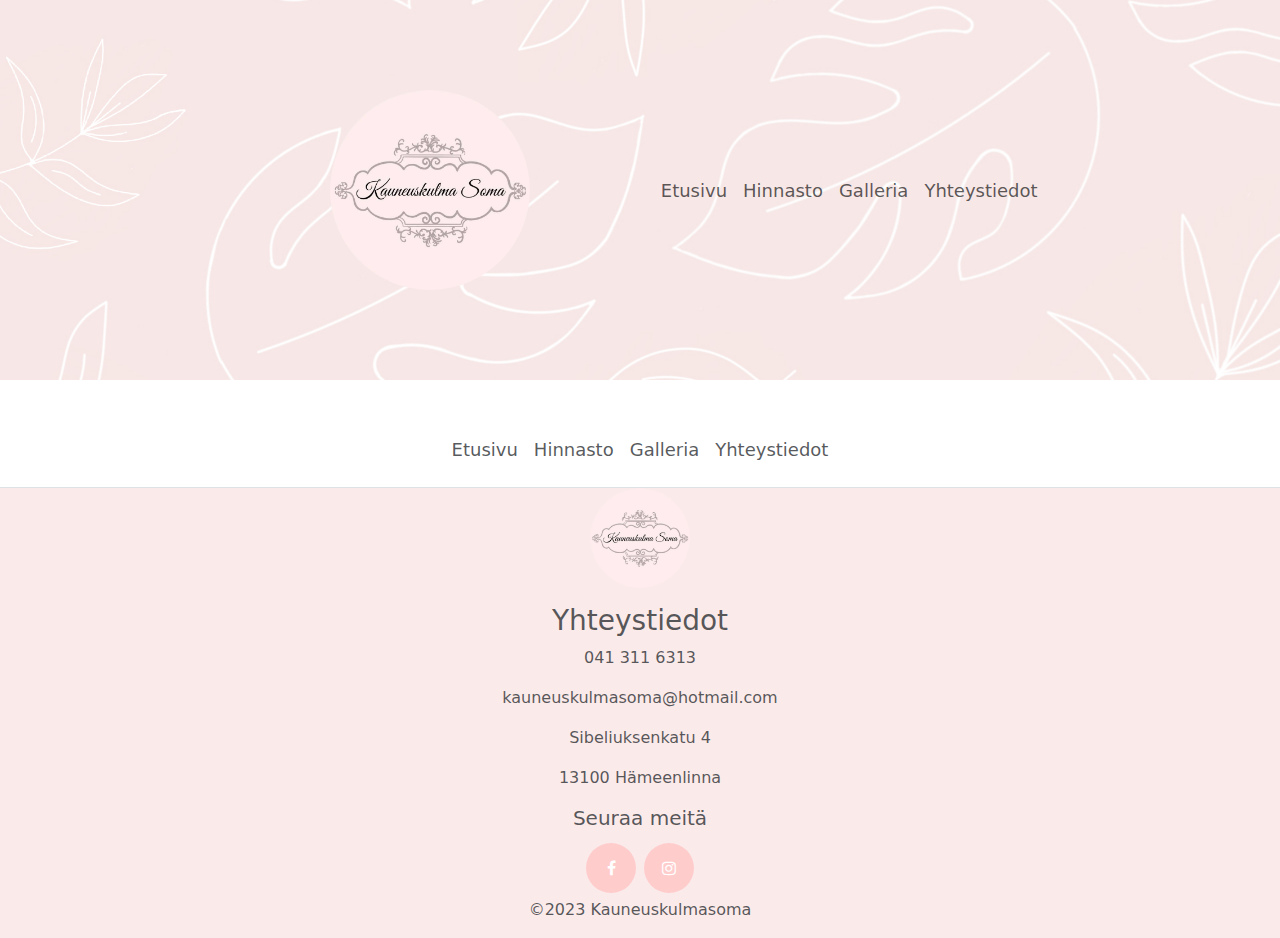
<file: Lahjakortti.html>
<!DOCTYPE html>
<html lang="fi">
<head>
    <meta charset="UTF-8">
    <meta http-equiv="X-UA-Compatible" content="IE=edge">
    <meta name="viewport" content="width=device-width, initial-scale=1.0">
    <meta name="description" content="Kauneuskulma Somassa voit rentoutua kiireettömässä ilmapiirissä.
    Yksilölliset ja ammattimaiset hoidot tarjoaa SKY-kosmetologi Anu Sillanpää.">

    <link href="https://cdn.jsdelivr.net/npm/bootstrap@5.2.1/dist/css/bootstrap.min.css" rel="stylesheet">
    <script src="https://cdn.jsdelivr.net/npm/bootstrap@5.2.1/dist/js/bootstrap.bundle.min.js"></script>
    <link rel="stylesheet" href="./style.css">
    <link rel="stylesheet" href="https://cdnjs.cloudflare.com/ajax/libs/font-awesome/4.7.0/css/font-awesome.min.css">
    <title>Kauneuskulma Soma - SKY-kosmetologi Anu Sillanpää</title>
    <!-- add icon link -->
    <link rel = "icon" href =
"./images/Logo_small.png"
    type = "image/x-icon">
  
<!-- Google tag (gtag.js) -->
<script async src="https://www.googletagmanager.com/gtag/js?id=G-YC7BYL04MX"></script>
<script>
  window.dataLayer = window.dataLayer || [];
  function gtag(){dataLayer.push(arguments);}
  gtag('js', new Date());

  gtag('config', 'G-YC7BYL04MX');
</script>

</head>
<body>
        <!--Navbar start here-->
          
          <nav class="navbar bigImage navbar-expand-lg">
            
            
            <div class="col-lg-5 col-xl-5 col-12  services-section d-flex justify-content-lg-end justify-content-center buttonCenter">
              <a class="navbar-brand"  href="https://kauneuskulmasoma.fi/">
                <image src="./images/Logo1.jpg" alt="Kauneuskulma soma logo" style="width:200px;" class="rounded-pill "></image>
              </a>
            </div>
            
            
            <div class="col-12 services-section navbar-toggler" type="button" data-bs-toggle="collapse" data-bs-target="#collapsibleNavbar">
                      <div class="d-flex justify-content-center ">
                        <span class="navbar-toggler-icon"></span>
                      </div>
            </div>
      <div class="col-xl-1 col-lg-1"></div>
      <div class="collapse navbar-collapse col-lg-4 col-xl-5 col-9" id="collapsibleNavbar">
        <ul class="navbar-nav">
          <li class="nav-item">
            <a class="nav-link" href="https://kauneuskulmasoma.fi/">Etusivu</a>
          </li>
          <li class="nav-item">
            <a class="nav-link" href="Hinnasto.html">Hinnasto</a>
          </li>
          <li class="nav-item">
            <a class="nav-link" href="Galleria.html">Galleria</a>
          </li>
          <li class="nav-item">
            <a class="nav-link" href="Yhteystiedot.html">Yhteystiedot</a>
          </li>
        </ul>
      </div> 
        </nav> 
      
      
        <!--Navbar End here-->

        <div class="container ">
            


        </div>
        <!--Footer Start here-->
      
       <footer class="mt-5">
        <ul class="nav justify-content-center border-bottom pb-3 mb-3">
          <li class="nav-item">
            <a class="nav-link px-2 text-muted" href="#">Etusivu</a>
          </li>
          <li class="nav-item">
            <a class="nav-link px-2 text-muted" href="Hinnasto.html">Hinnasto</a>
          </li>
          <br>
          <li class="nav-item">
            <a class="nav-link px-2 text-muted" href="Galleria.html">Galleria</a>
          </li>
          <li class="nav-item">
            <a class="nav-link px-2 text-muted" href="Yhteystiedot.html">Yhteystiedot</a>
          </li>
        </ul>
        <div class="footter">
          <ul class="nav justify-content-center ">
            <a class="navbar-brand">
              <image src="./images/Logo1.jpg" style="width:100px;" class="rounded-pill "></image>
            </a>
          </ul>
        <ul class="nav justify-content-center ">
          <li class="nav-item">
            <h3 class="text-muted mt-3">Yhteystiedot</a>
          </li>
        </ul>
        <ul class="nav justify-content-center ">
          <li>
            <p class="text-muted" style="text-align: center;">041 311 6313</p>
            <p class="text-muted">kauneuskulmasoma@hotmail.com</p>
          </li>
        </ul>
        <ul class="nav justify-content-center ">
          <li>
            <p class="text-muted" style="text-align: center;">Sibeliuksenkatu 4</p>
            <p class="text-muted">13100 Hämeenlinna</p>
          </li>

        </ul>
        <ul class="nav justify-content-center ">
          <li>
            <h5 class="text-muted">Seuraa meitä</h5>
          </li>
        </ul>
        <ul class="nav justify-content-center">
          <li class="nav-item">
            <a href="https://www.facebook.com/kauneuskulmasoma/" class="fa fa-facebook"></a>
          </li>
          <li>
            <a href="https://www.instagram.com/kauneuskulmasoma/" class="fa fa-instagram"></a>
          </li>
        </ul>
        <ul class="nav justify-content-center">
          <li class="nav-item">
            <p class="text-muted">©2023 Kauneuskulmasoma</p>
          </li>
        </ul>    
      </div>
       </footer>

      <!--Footer End here-->
</html>
</file>
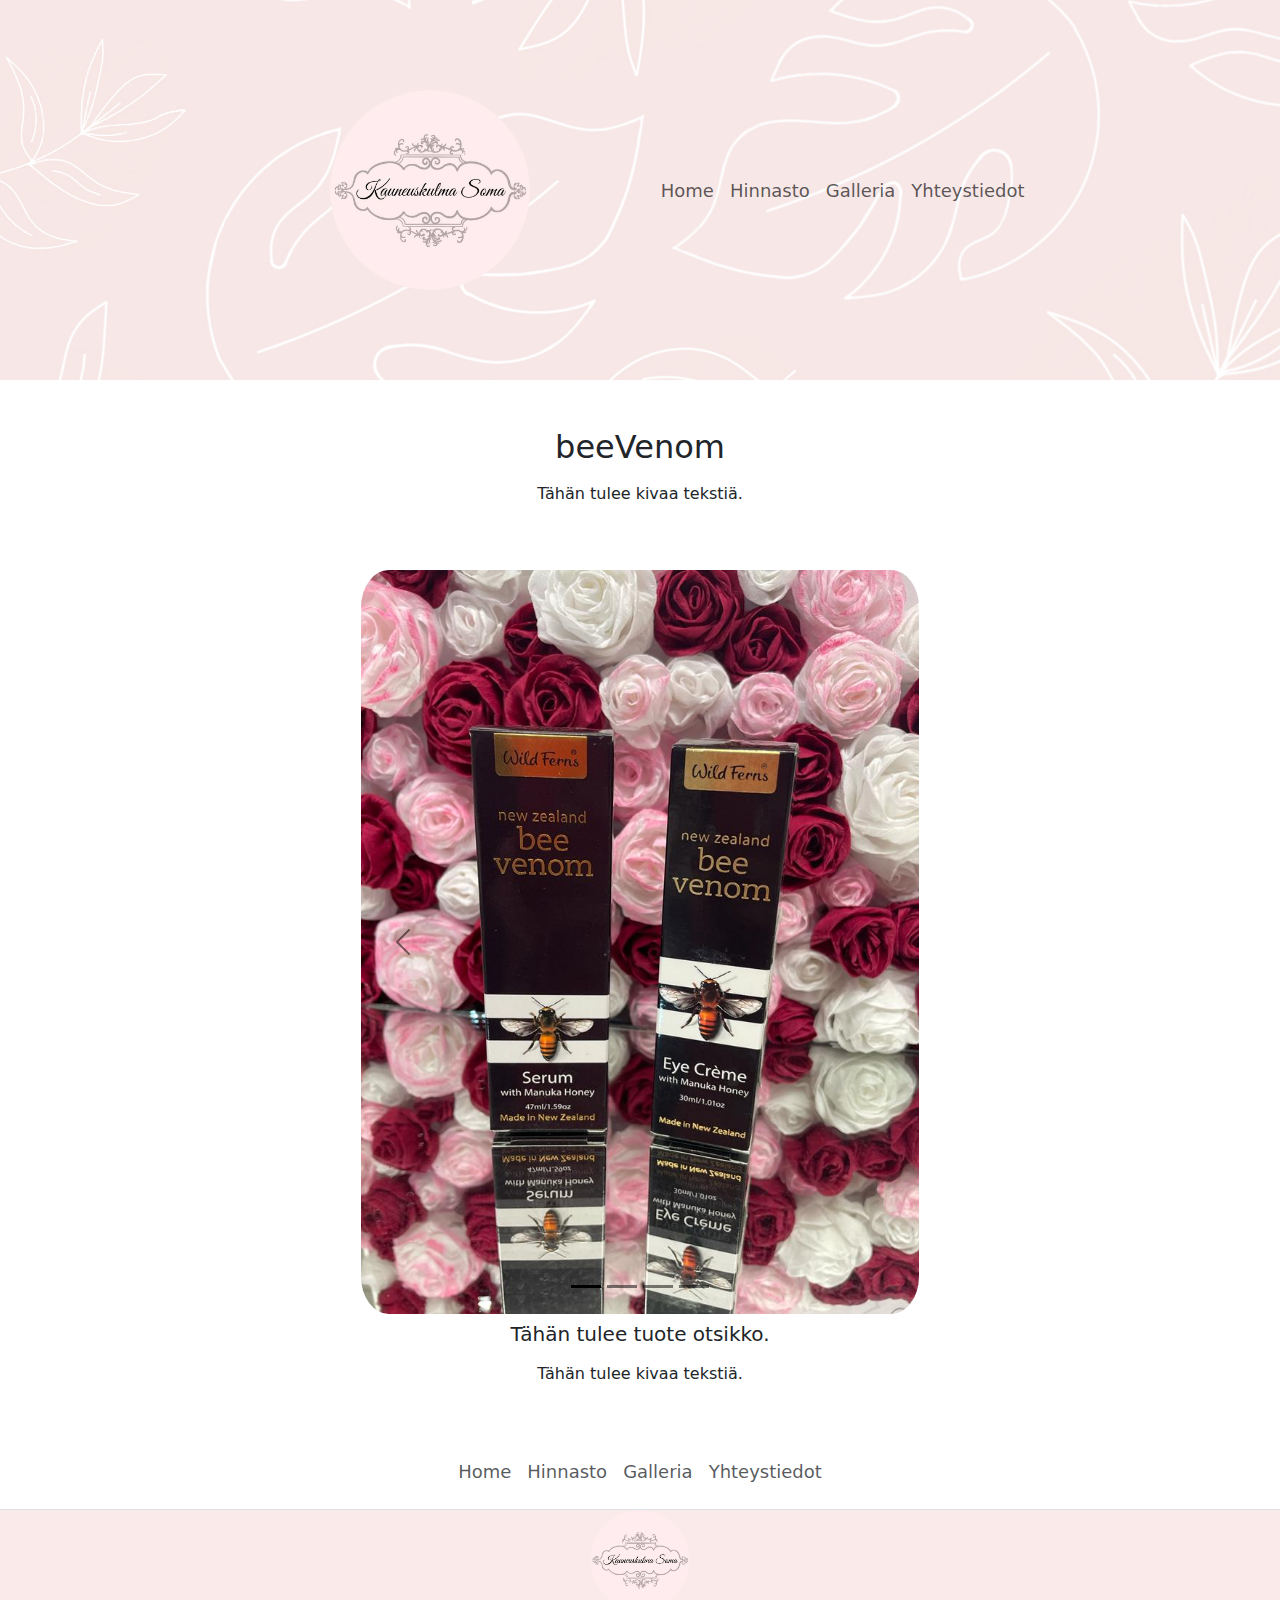
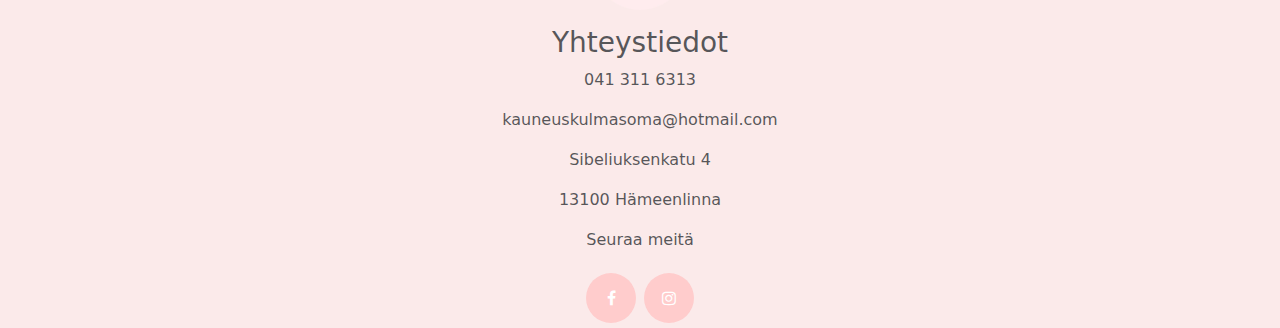
<file: tuote.html>
<!DOCTYPE html>
<html lang="en">
<head>
    <meta charset="UTF-8">
    <meta http-equiv="X-UA-Compatible" content="IE=edge">
    <meta name="viewport" content="width=device-width, initial-scale=1.0">
    <meta name="description" content="Kauneuskulma Somassa voit rentoutua kiireettömässä ilmapiirissä.
    Yksilölliset ja ammattimaiset hoidot tarjoaa SKY-kosmetologi Anu Sillanpää.">

    <link href="https://cdn.jsdelivr.net/npm/bootstrap@5.2.1/dist/css/bootstrap.min.css" rel="stylesheet">
    <script src="https://cdn.jsdelivr.net/npm/bootstrap@5.2.1/dist/js/bootstrap.bundle.min.js"></script>
    <link rel="stylesheet" href="./style.css">
    <link rel="stylesheet" href="https://cdnjs.cloudflare.com/ajax/libs/font-awesome/4.7.0/css/font-awesome.min.css">
    <title>Kauneuskulma Soma - SKY-kosmetologi Anu Sillanpää</title>
    <!-- add icon link -->
    <link rel = "icon" href =
"./images/Logo_small.png"
    type = "image/x-icon">
</head>
<body>
        <!--Navbar start here-->
          
          <nav class="navbar bigImage navbar-expand-lg">
            
            
            <div class="col-lg-5 col-xl-5 col-12  services-section d-flex justify-content-lg-end justify-content-center buttonCenter">
              <a class="navbar-brand"  href="index.html">
                <image src="./images/Logo1.jpg" alt="Kauneuskulma soma logo" style="width:200px;" class="rounded-pill "></image>
              </a>
            </div>
            
            
            <div class="col-12 services-section navbar-toggler" type="button" data-bs-toggle="collapse" data-bs-target="#collapsibleNavbar">
                      <div class="d-flex justify-content-center ">
                        <span class="navbar-toggler-icon"></span>
                      </div>
            </div>
      <div class="col-xl-1 col-lg-1"></div>
      <div class="collapse navbar-collapse col-lg-4 col-xl-5 col-9" id="collapsibleNavbar">
        <ul class="navbar-nav">
          <li class="nav-item">
            <a class="nav-link" href="./index.html">Home</a>
          </li>
          <li class="nav-item">
            <a class="nav-link" href="./html/Hinnasto.html">Hinnasto</a>
          </li>
          <li class="nav-item">
            <a class="nav-link" href="./html/Galleria.html">Galleria</a>
          </li>
          <li class="nav-item">
            <a class="nav-link" href="./html/Yhteystiedot.html">Yhteystiedot</a>
          </li>
        </ul>
      </div> 
        </nav> 
      
      
        <!--Navbar End here-->

<div class="container ">
<div class="row d-flex justify-content-center mt-5">
    <div class="col-lg-6 col-md-6 col-12 d-flex justify-content-center">
        <h2>beeVenom</h2>
    </div>     
</div>
<div class="row d-flex justify-content-center mt-2">
    <div class="col-lg-6 col-md-6 col-12 d-flex justify-content-center">
        <p>Tähän tulee kivaa tekstiä.</p>
    </div>     
</div>
<div class="row">
<!-- Carousel -->
    <div class="col-12 d-flex justify-content-center mt-5">
        <div class="col-lg-6 col-md-6 col-12">
            <div id="carousel"class="carousel carousel-dark slide" data-bs-ride="carousel" >
            <!-- Indicators/dots -->
            <div class="carousel-indicators">
                <button type="button" data-bs-target="#carousel" data-bs-slide-to="0" class="active"></button>
                <button type="button" data-bs-target="#carousel" data-bs-slide-to="1"></button>
                <button type="button" data-bs-target="#carousel" data-bs-slide-to="2"></button>
                <button type="button" data-bs-target="#carousel" data-bs-slide-to="3"></button>
            </div>

            <!-- The slideshow/carousel -->
            <div class="carousel-inner">
                <div class="carousel-item active">
                    <img src="./productImages/beeVenomProduct1.jpeg"  alt="Kauneuskulma Soma lahjakortti" class="img-fluid productImage d-block">
                </div>
                <div class="carousel-item">
                <img src="./productImages/beeVenomProduct2.jpeg" alt="Kauneuskulma Soma aulan tiski" class="img-fluid productImage d-block">
                </div>
            </div>

            <!-- Left and right controls/icons -->
            <button class="carousel-control-prev" type="button" data-bs-target="#carousel" data-bs-slide="prev">
                <span class="carousel-control-prev-icon"></span>
            </button>
            <button class="carousel-control-next" type="button" data-bs-target="#carousel" data-bs-slide="next">
                <span class="carousel-control-next-icon"></span>
            </button>
            </div>
        </div>
    </div>
</div>

<!--Carousel End-->
<div class="row d-flex justify-content-center mt-2">
    <div class="col-lg-6 col-md-6 col-12 d-flex justify-content-center">
        <h5>Tähän tulee tuote otsikko.</h5>
    </div>     
</div>
<div class="row d-flex justify-content-center mt-2">
    <div class="col-lg-6 col-md-6 col-12 d-flex justify-content-center">
        <p>Tähän tulee kivaa tekstiä.</p>
    </div>     
</div>
<!--Container End here-->
</div>

        <!--Footer Start here-->
      
       <footer class="mt-5">
        <ul class="nav justify-content-center border-bottom pb-3 mb-3">
          <li class="nav-item">
            <a class="nav-link px-2 text-muted" href="#">Home</a>
          </li>
          <li class="nav-item">
            <a class="nav-link px-2 text-muted" href="html/Hinnasto.html">Hinnasto</a>
          </li>
          <br>
          <li class="nav-item">
            <a class="nav-link px-2 text-muted" href="html/Galleria.html">Galleria</a>
          </li>
          <li class="nav-item">
            <a class="nav-link px-2 text-muted" href="html/Yhteystiedot.html">Yhteystiedot</a>
          </li>
        </ul>
        <div class="footter">
          <ul class="nav justify-content-center ">
            <a class="navbar-brand">
              <image src="./images/Logo1.jpg" style="width:100px;" class="rounded-pill "></image>
            </a>
          </ul>
        <ul class="nav justify-content-center ">
          <li class="nav-item">
            <h3 class="text-muted mt-3">Yhteystiedot</a>
          </li>
        </ul>
        <ul class="nav justify-content-center ">
          <li>
            <p class="text-muted" style="text-align: center;">041 311 6313</p>
            <p class="text-muted">kauneuskulmasoma@hotmail.com</p>
          </li>
        </ul>
        <ul class="nav justify-content-center ">
          <li>
            <p class="text-muted" style="text-align: center;">Sibeliuksenkatu 4</p>
            <p class="text-muted">13100 Hämeenlinna</p>
          </li>

        </ul>
        <ul class="nav justify-content-center ">
          <li>
            <p class="text-muted">Seuraa meitä</p>
          </li>
        </ul>
        <ul class="nav justify-content-center">
          <li class="nav-item">
            <a href="https://www.facebook.com/kauneuskulmasoma/" class="fa fa-facebook"></a>
          </li>
          <li>
            <a href="https://www.instagram.com/kauneuskulmasoma/" class="fa fa-instagram"></a>
          </li>
        </ul>
      </div>
       </footer>

      <!--Footer End here-->
      
</body>
</html>
</file>
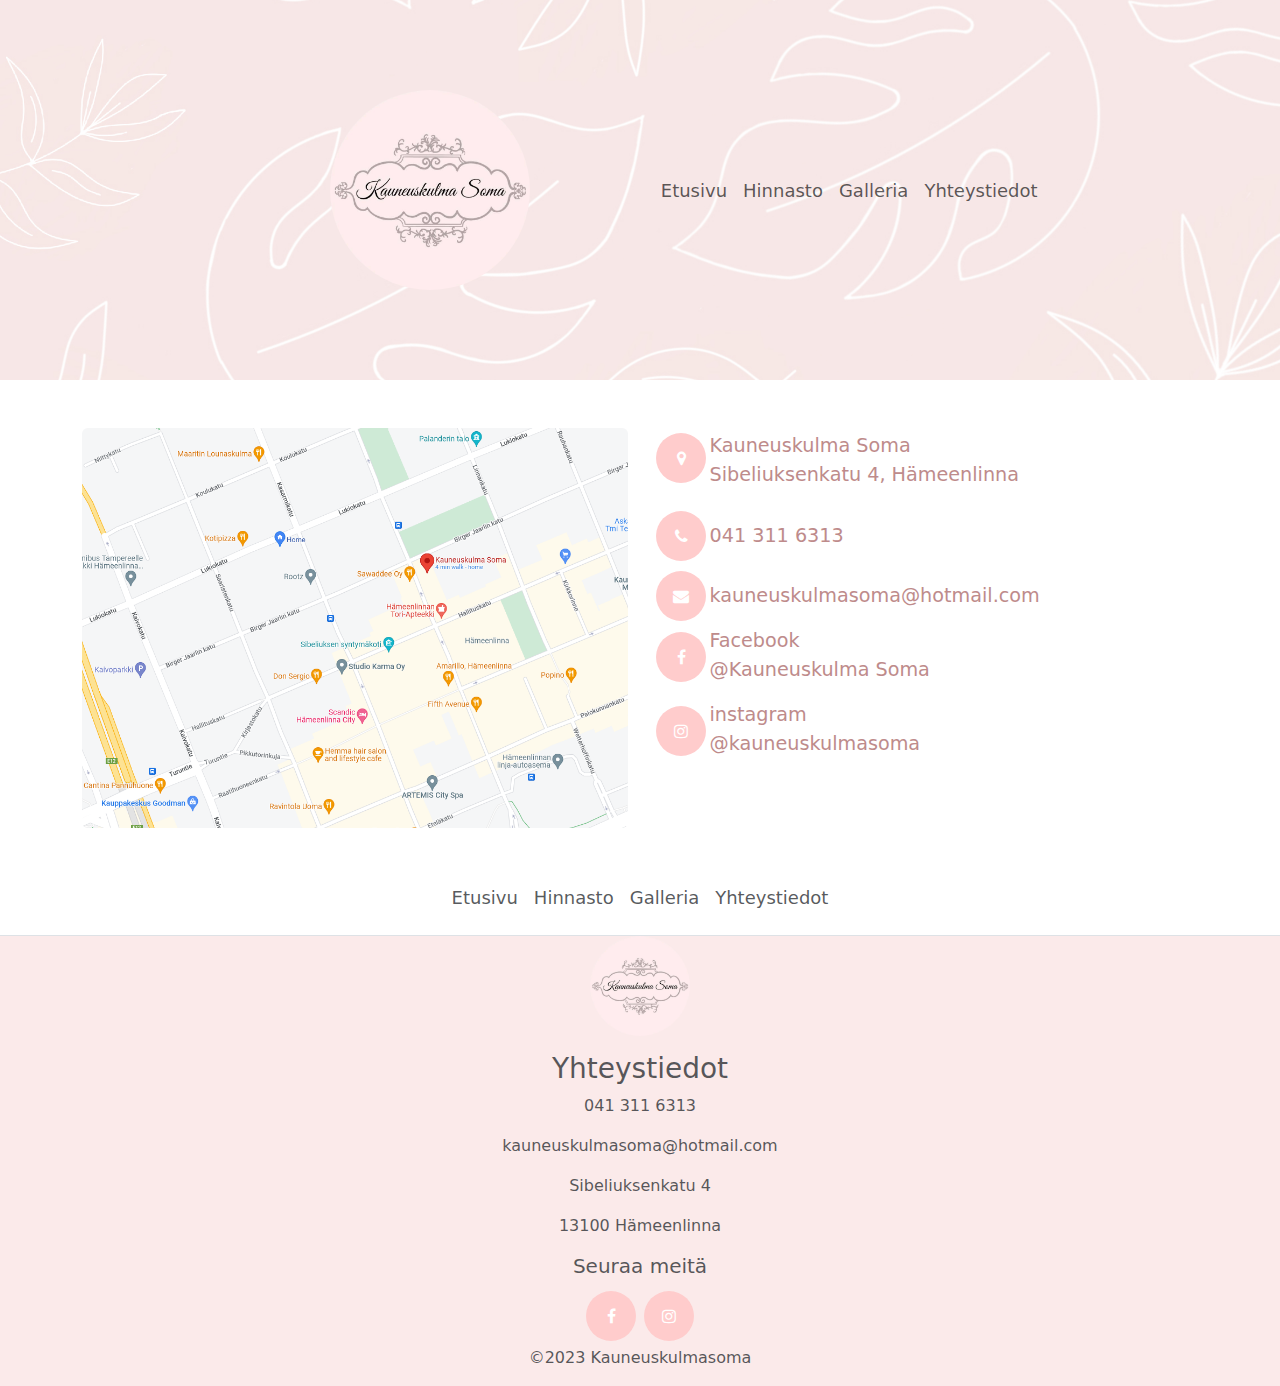
<file: Yhteystiedot.html>
<!DOCTYPE html>
<html lang="fi">
<head>
    <meta charset="UTF-8">
    <meta http-equiv="X-UA-Compatible" content="IE=edge">
    <meta name="viewport" content="width=device-width, initial-scale=1.0">
    <meta name="description" content="Kauneuskulma Somassa voit rentoutua kiireettömässä ilmapiirissä.
    Yksilölliset ja ammattimaiset hoidot tarjoaa SKY-kosmetologi Anu Sillanpää.">
    <link href="https://cdn.jsdelivr.net/npm/bootstrap@5.2.1/dist/css/bootstrap.min.css" rel="stylesheet">
    <script src="https://cdn.jsdelivr.net/npm/bootstrap@5.2.1/dist/js/bootstrap.bundle.min.js"></script>
    <link rel="stylesheet" href="./style.css">
    <link rel="stylesheet" href="https://cdnjs.cloudflare.com/ajax/libs/font-awesome/4.7.0/css/font-awesome.min.css">
    <title>Kauneuskulma Soma - Yhteystiedot</title>
        <!-- add icon link -->
        <link rel = "icon" href =
        "./images/Logo_small.png"
        type = "image/x-icon">

    <!-- Google tag (gtag.js) -->
    <script async src="https://www.googletagmanager.com/gtag/js?id=G-YC7BYL04MX"></script>
    <script>
      window.dataLayer = window.dataLayer || [];
      function gtag(){dataLayer.push(arguments);}
      gtag('js', new Date());
      gtag('config', 'G-YC7BYL04MX');
    </script>
</head>
<body>
        <!--Navbar start here-->
       
          <nav class="navbar bigImage navbar-expand-lg">
            
            
            <div class="col-lg-5 col-xl-5 col-12  services-section d-flex justify-content-lg-end justify-content-center buttonCenter">
              <a class="navbar-brand"  href="https://kauneuskulmasoma.fi/">
                <image src="./images/Logo1.jpg" alt="Kauneuskulma soma logo" style="width:200px;" class="rounded-pill "></image>
              </a>
            </div>
            
            
            <div class="col-12 col-lg-0 services-section navbar-toggler" type="button" data-bs-toggle="collapse" data-bs-target="#collapsibleNavbar">
                      <div class="d-flex justify-content-center">
                        <span class="navbar-toggler-icon"></span>
                      </div>
            </div>
      <div class="col-xl-1 col-lg-1"></div>
      <div class="collapse navbar-collapse col-lg-4 col-xl-5 col-9" id="collapsibleNavbar">
        <ul class="navbar-nav">
          <li class="nav-item">
            <a class="nav-link" href="https://kauneuskulmasoma.fi/">Etusivu</a>
          </li>
          <li class="nav-item">
            <a class="nav-link" href="Hinnasto.html">Hinnasto</a>
          </li>
          <li class="nav-item">
            <a class="nav-link" href="Galleria.html">Galleria</a>
          </li>
          <li class="nav-item">
            <a class="nav-link" href="Yhteystiedot.html">Yhteystiedot</a>
          </li>
        </ul>
      </div> 
    </nav> 
     
      
        <!--Navbar End here-->

<div class="container ">
  <div class="row mt-5">
    <div class="col-xl-6 col-lg-6 col-md-6 col-12">
          <image src="./images/map1.PNG" class="img-fluid rounded"></image>
    </div>
    <div class="col-xl-6 col-lg-6 col-md-6 col-12 ">
      <div class="row yhteystiedotAlign">
        <div class="col-xl-1 col-lg-2 col-2"> 
          <a class="fa fa-map-marker"></a>
        </div>
        <div  class="col-xl-11 col-lg-10 col-sm-10 col-10 pt-1">
          <p class="yhteystiedotText"style="padding-left:2%">Kauneuskulma Soma</br>Sibeliuksenkatu 4, Hämeenlinna</p>
        </div>
      </div>
      <div class="row yhteystiedotAlign">
        <div class="col-xl-1 col-lg-2 col-2">
          <a class="fa fa-phone"></a>
        </div>
        <div class="col-xl-11 col-6" >
          <p class="pt-3 yhteystiedotText " style="padding-left:2%">041 311 6313</p>
        </div>
      </div>
      <div class="row yhteystiedotAlign">
        <div class="col-xl-1 col-lg-2 col-2">
          <a class="fa fa-envelope"></a>
        </div>
        <div class="col-xl-11 col-6">
          <p class="pt-3 yhteystiedotText"style="padding-left:2%">kauneuskulmasoma@hotmail.com</p>
        </div>
      </div>
      <div class="row yhteystiedotAlign">
        <div class="col-xl-1 col-lg-2 col-2"> 
          <a href="https://www.facebook.com/kauneuskulmasoma/" class="fa fa-facebook"></a>
        </div>
        <div class="col-xl-11 col-8">
          <p class="yhteystiedotText"style="padding-left:2%">Facebook</br>@Kauneuskulma Soma</p>
        </div>
      </div>
      <div class="row yhteystiedotAlign">
        <div class="col-xl-1 col-lg-2 col-2">
          <a href="https://www.instagram.com/kauneuskulmasoma/" class="fa fa-instagram"></a>
        </div>
        <div class="col-xl-11 col-6">
          <p class="yhteystiedotText" style="padding-left:2%">instagram</br>@kauneuskulmasoma</p>
        </div>
      </div>
    </div>
  </div>
</div>

        <!--Footer Start here-->
      
        
        <footer class="mt-5">
          <ul class="nav justify-content-center border-bottom pb-3 mb-3">
            <li class="nav-item">
              <a class="nav-link px-2 text-muted" href="https://kauneuskulmasoma.fi/">Etusivu</a>
            </li>
            <li class="nav-item">
              <a class="nav-link px-2 text-muted" href="Hinnasto.html">Hinnasto</a>
            </li>
            <br>
            <li class="nav-item">
              <a class="nav-link px-2 text-muted" href="Galleria.html">Galleria</a>
            </li>
            <li class="nav-item">
              <a class="nav-link px-2 text-muted" href="#">Yhteystiedot</a>
            </li>
          </ul>
          <div class="footter">
          <ul class="nav justify-content-center ">
            <a class="navbar-brand">
              <image src="./images/Logo1.jpg" style="width:100px;" class="rounded-pill "></image>
            </a>
          </ul>
          <ul class="nav justify-content-center ">
            <li class="nav-item">
              <h3 class="text-muted mt-3">Yhteystiedot</h3>
            </li>
          </ul>
          <ul class="nav justify-content-center ">
            <li>
              <p class="text-muted" style="text-align: center;">041 311 6313</p>
              <p class="text-muted">kauneuskulmasoma@hotmail.com</p>
            </li>
          </ul>
          <ul class="nav justify-content-center ">
            <li>
              <p class="text-muted" style="text-align: center;">Sibeliuksenkatu 4</p>
              <p class="text-muted">13100 Hämeenlinna</p>
            </li>
  
          </ul>
          <ul class="nav justify-content-center ">
            <li>
              
              <h5 class="text-muted">Seuraa meitä</h5>
            </li>
          </ul>
          <ul class="nav justify-content-center">
            <li class="nav-item">
              <a href="https://www.facebook.com/kauneuskulmasoma/" class="fa fa-facebook"></a>
            </li>
            <li>
              <a href="https://www.instagram.com/kauneuskulmasoma/" class="fa fa-instagram"></a>
            </li>
          </ul>
         <ul class="nav justify-content-center">
          <li class="nav-item">
            <p class="text-muted">©2023 Kauneuskulmasoma</p>
          </li>
        </ul>   
        </div>
         </footer>
      <!--Footer End here-->

</body>
</html>
</file>
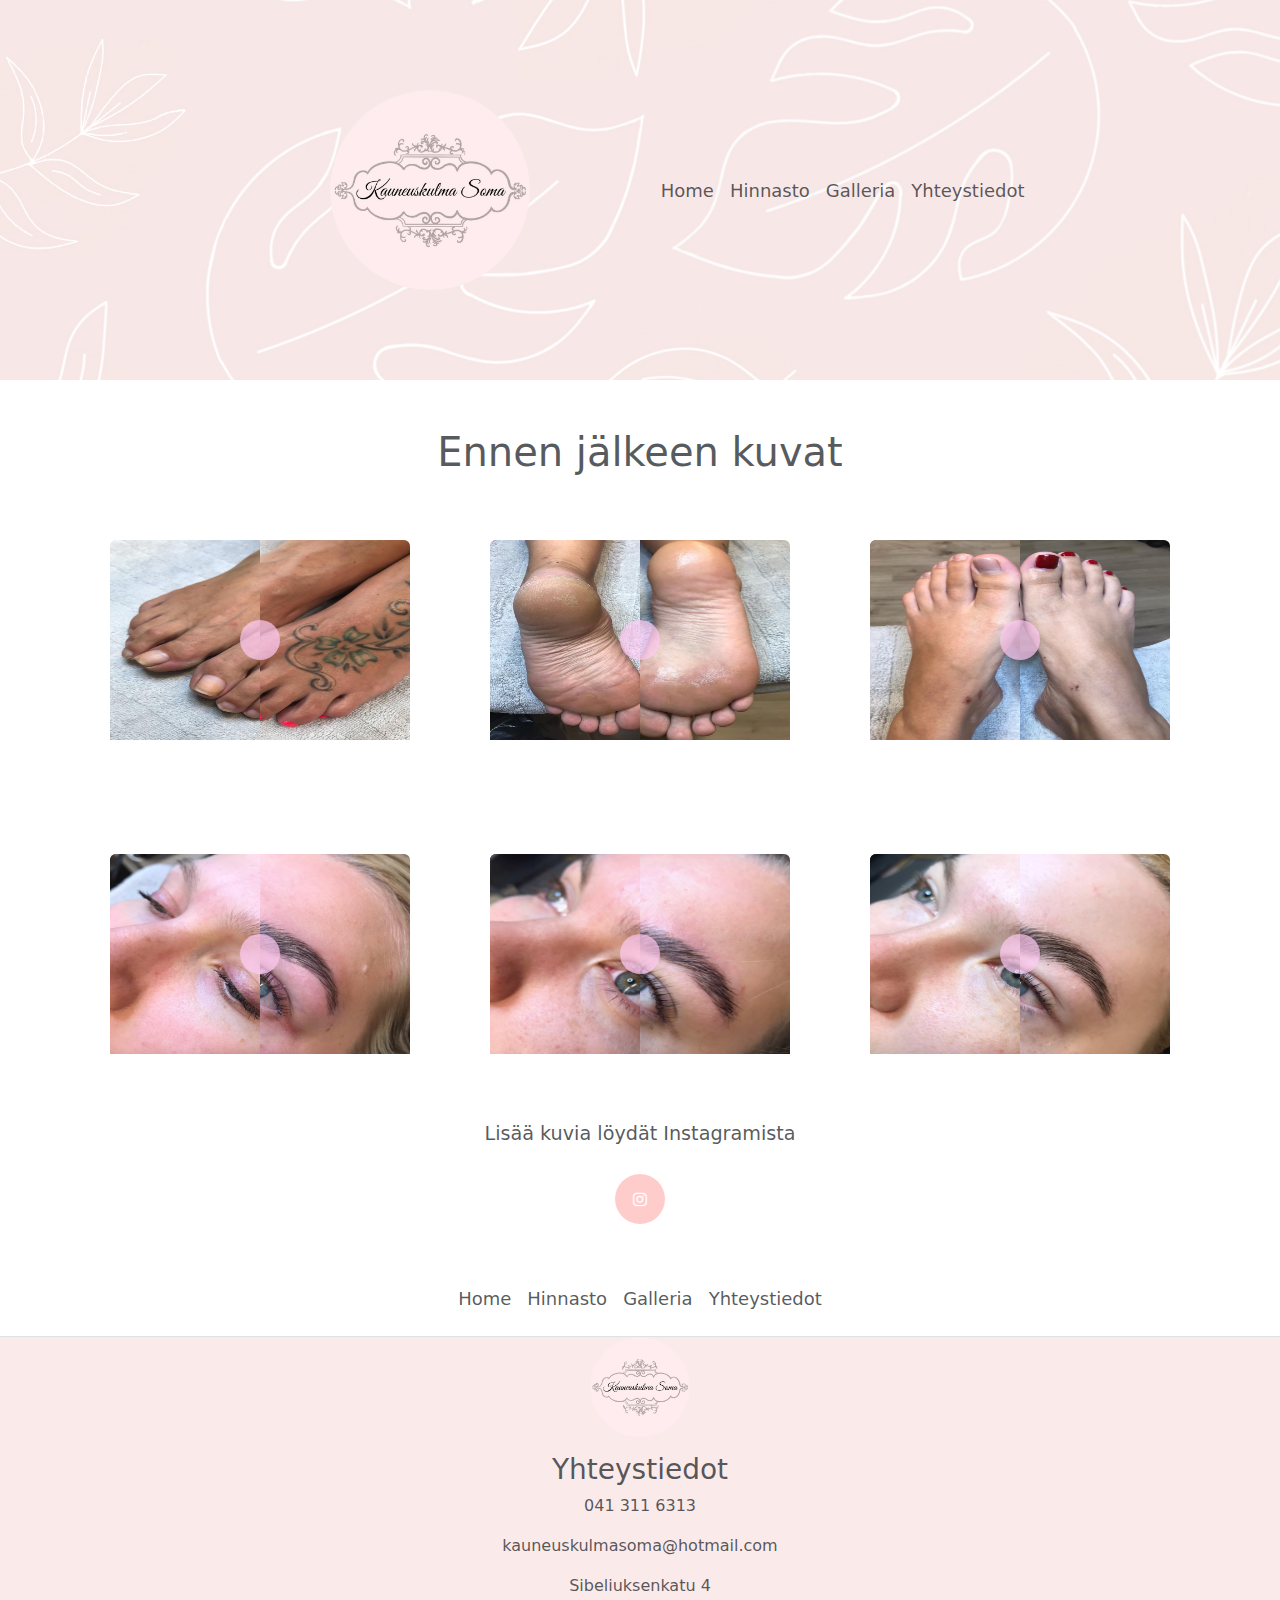
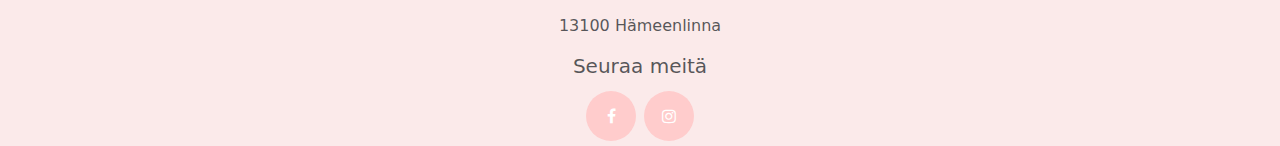
<file: html/Galleria.html>
<!DOCTYPE html>
<html lang="en">
<head>
    <meta charset="UTF-8">
    <meta http-equiv="X-UA-Compatible" content="IE=edge">
    <meta name="viewport" content="width=device-width, initial-scale=1.0">
    <meta name="description" content="Kauneuskulma Somassa voit rentoutua kiireettömässä ilmapiirissä.
    Yksilölliset ja ammattimaiset hoidot tarjoaa SKY-kosmetologi Anu Sillanpää.">
    <link href="https://cdn.jsdelivr.net/npm/bootstrap@5.2.1/dist/css/bootstrap.min.css" rel="stylesheet">
    <script src="https://cdn.jsdelivr.net/npm/bootstrap@5.2.1/dist/js/bootstrap.bundle.min.js"></script>
    <link rel="stylesheet" href="../style.css">
    <link rel="stylesheet" href="https://cdnjs.cloudflare.com/ajax/libs/font-awesome/4.7.0/css/font-awesome.min.css">
    <title>Kauneuskulma Soma - Galleria</title>
        <!-- add icon link -->
        <link rel = "icon" href =
        "../images/Logo_small.png"
          type = "image/x-icon">
</head>
<body>
        <!--Navbar start here-->
        
          <nav class="navbar bigImage navbar-expand-lg">
            
            
            <div class="col-lg-5 col-xl-5 col-12  services-section d-flex justify-content-lg-end justify-content-center buttonCenter">
              <a class="navbar-brand"  href="../index.html">
                <image src="../images/Logo1.jpg" alt="Kauneuskulma soma logo" style="width:200px;" class="rounded-pill "></image>
              </a>
            </div>
            
            
            <div class="col-12 col-lg-0 services-section navbar-toggler" type="button" data-bs-toggle="collapse" data-bs-target="#collapsibleNavbar">
                      <div class="d-flex justify-content-center">
                        <span class="navbar-toggler-icon"></span>
                      </div>
            </div>
      <div class="col-xl-1 col-lg-1"></div>
      <div class="collapse navbar-collapse col-lg-4 col-xl-5 col-9" id="collapsibleNavbar">
        <ul class="navbar-nav">
          <li class="nav-item">
            <a class="nav-link" href="../index.html">Home</a>
          </li>
          <li class="nav-item">
            <a class="nav-link" href="../html/Hinnasto.html">Hinnasto</a>
          </li>
          <li class="nav-item">
            <a class="nav-link" href="../html/Galleria.html">Galleria</a>
          </li>
          <li class="nav-item">
            <a class="nav-link" href="../html/Yhteystiedot.html">Yhteystiedot</a>
          </li>
        </ul>
      </div> 
    
             
     
    
        </nav> 
      
      
        <!--Navbar End here-->

<div class="container ">
  <h1 class="textCenter mt-5 mb-5 text-muted">Ennen jälkeen kuvat</h1>
  <div class="row galleriaAlign mt-5">
    <div class="col-xl-4 col-lg-4 col-md-6 col-12 d-flex  justify-content-center mt-3">
      <div class="img-comp-container rounded ">
        <div class="img-comp-img">
          <img src="../images/comp2.jpg" width="300" height="200" />
        </div>
        <div class="img-comp-img img-comp-overlay">
          <img src="../images/comp1.jpg" width="300" height="200" />
        </div>
      </div>
    </div>
    <div class="col-xl-4 col-lg-4 col-md-6 col-12 d-flex  justify-content-center mt-3">
      <div class="img-comp-container rounded">
        <div class="img-comp-img">
          <img src="../images/comp3.jpg" width="300" height="200" />
        </div>
        <div class="img-comp-img img-comp-overlay">
          <img src="../images/comp4.jpg" width="300" height="200" />
        </div>
      </div>
    </div>
    <div class="col-xl-4 col-lg-4 col-md-12 col-12 d-flex  justify-content-center mt-3">
      <div class="img-comp-container rounded">
        <div class="img-comp-img">
          <img src="../images/comp6.jpg" width="300" height="200" />
        </div>
        <div class="img-comp-img img-comp-overlay">
          <img src="../images/comp5.jpg" width="300" height="200" />
        </div>
      </div>
    </div>
  </div>
  <div class="row mt-5">
    <div class="col-xl-4 col-lg-4 col-md-6 col-12 d-flex  justify-content-center mt-3">
      <div class="img-comp-container rounded">
        <div class="img-comp-img">
          <img src="../images/comp8.jpg" width="300" height="200" />
        </div>
        <div class="img-comp-img img-comp-overlay">
          <img src="../images/comp7.jpg" width="300" height="200" />
        </div>
      </div>
    </div>
    <div class="col-xl-4 col-lg-4 col-md-6 col-12 d-flex  justify-content-center mt-3">
      <div class="img-comp-container rounded">
        <div class="img-comp-img">
          <img src="../images/comp9.jpg" width="300" height="200" />
        </div>
        <div class="img-comp-img img-comp-overlay">
          <img src="../images/comp10.jpg" width="300" height="200" />
        </div>
      </div>
    </div>
    <div class="col-xl-4 col-lg-4 col-md-12 col-12 d-flex justify-content-center mt-3">
      <div class="img-comp-container rounded">
        <div class="img-comp-img">
          <img src="../images/comp12.jpg" width="300" height="200" />
        </div>
        <div class="img-comp-img img-comp-overlay">
          <img src="../images/comp11.jpg" width="300" height="200" />
        </div>
      </div>
    </div>
    <div class="col-12 d-flex justify-content-center mt-3">
      <p class="text-muted" style="font-size: larger;">Lisää kuvia löydät Instagramista</p>
    </div>
    <div class="col-12 d-flex justify-content-center mt-1">
            <a href="https://www.instagram.com/kauneuskulmasoma/" class="fa fa-instagram"></a>
      </div>
    </div>
  </div>
</div>

        <!--Footer Start here-->
      
  
        <footer class="mt-5">
          <ul class="nav justify-content-center border-bottom pb-3 mb-3">
            <li class="nav-item">
              <a class="nav-link px-2 text-muted" href="../index.html">Home</a>
            </li>
            <li class="nav-item">
              <a class="nav-link px-2 text-muted" href="Hinnasto.html">Hinnasto</a>
            </li>
            <br>
            <li class="nav-item">
              <a class="nav-link px-2 text-muted" href="#">Galleria</a>
            </li>
            <li class="nav-item">
              <a class="nav-link px-2 text-muted" href="Yhteystiedot.html">Yhteystiedot</a>
            </li>
          </ul>
          <div class="footter">
          <ul class="nav justify-content-center ">
            <a class="navbar-brand">
              <image src="../images/Logo1.jpg" style="width:100px;" class="rounded-pill "></image>
            </a>
          </ul>
          <ul class="nav justify-content-center ">
            <li class="nav-item">
              <h3 class="text-muted mt-3">Yhteystiedot</h3>
            </li>
          </ul>
          <ul class="nav justify-content-center ">
            <li>
              <p class="text-muted" style="text-align: center;">041 311 6313</p>
              <p class="text-muted">kauneuskulmasoma@hotmail.com</p>
            </li>
          </ul>
          <ul class="nav justify-content-center ">
            <li>
              <p class="text-muted" style="text-align: center;">Sibeliuksenkatu 4</p>
              <p class="text-muted">13100 Hämeenlinna</p>
            </li>
  
          </ul>
          <ul class="nav justify-content-center ">
            <li>
              
              <h5 class="text-muted">Seuraa meitä</h5>
            </li>
          </ul>
          <ul class="nav justify-content-center">
            <li class="nav-item">
              <a href="https://www.facebook.com/kauneuskulmasoma/" class="fa fa-facebook"></a>
            </li>
            <li>
              <a href="https://www.instagram.com/kauneuskulmasoma/" class="fa fa-instagram"></a>
            </li>
          </ul>
        </div>
         </footer>

      <!--Footer End here-->
      <script src="../script/comparison.js"></script>
      <script>
        initComparisons();
      </script>
      

</body>
</html>
</file>
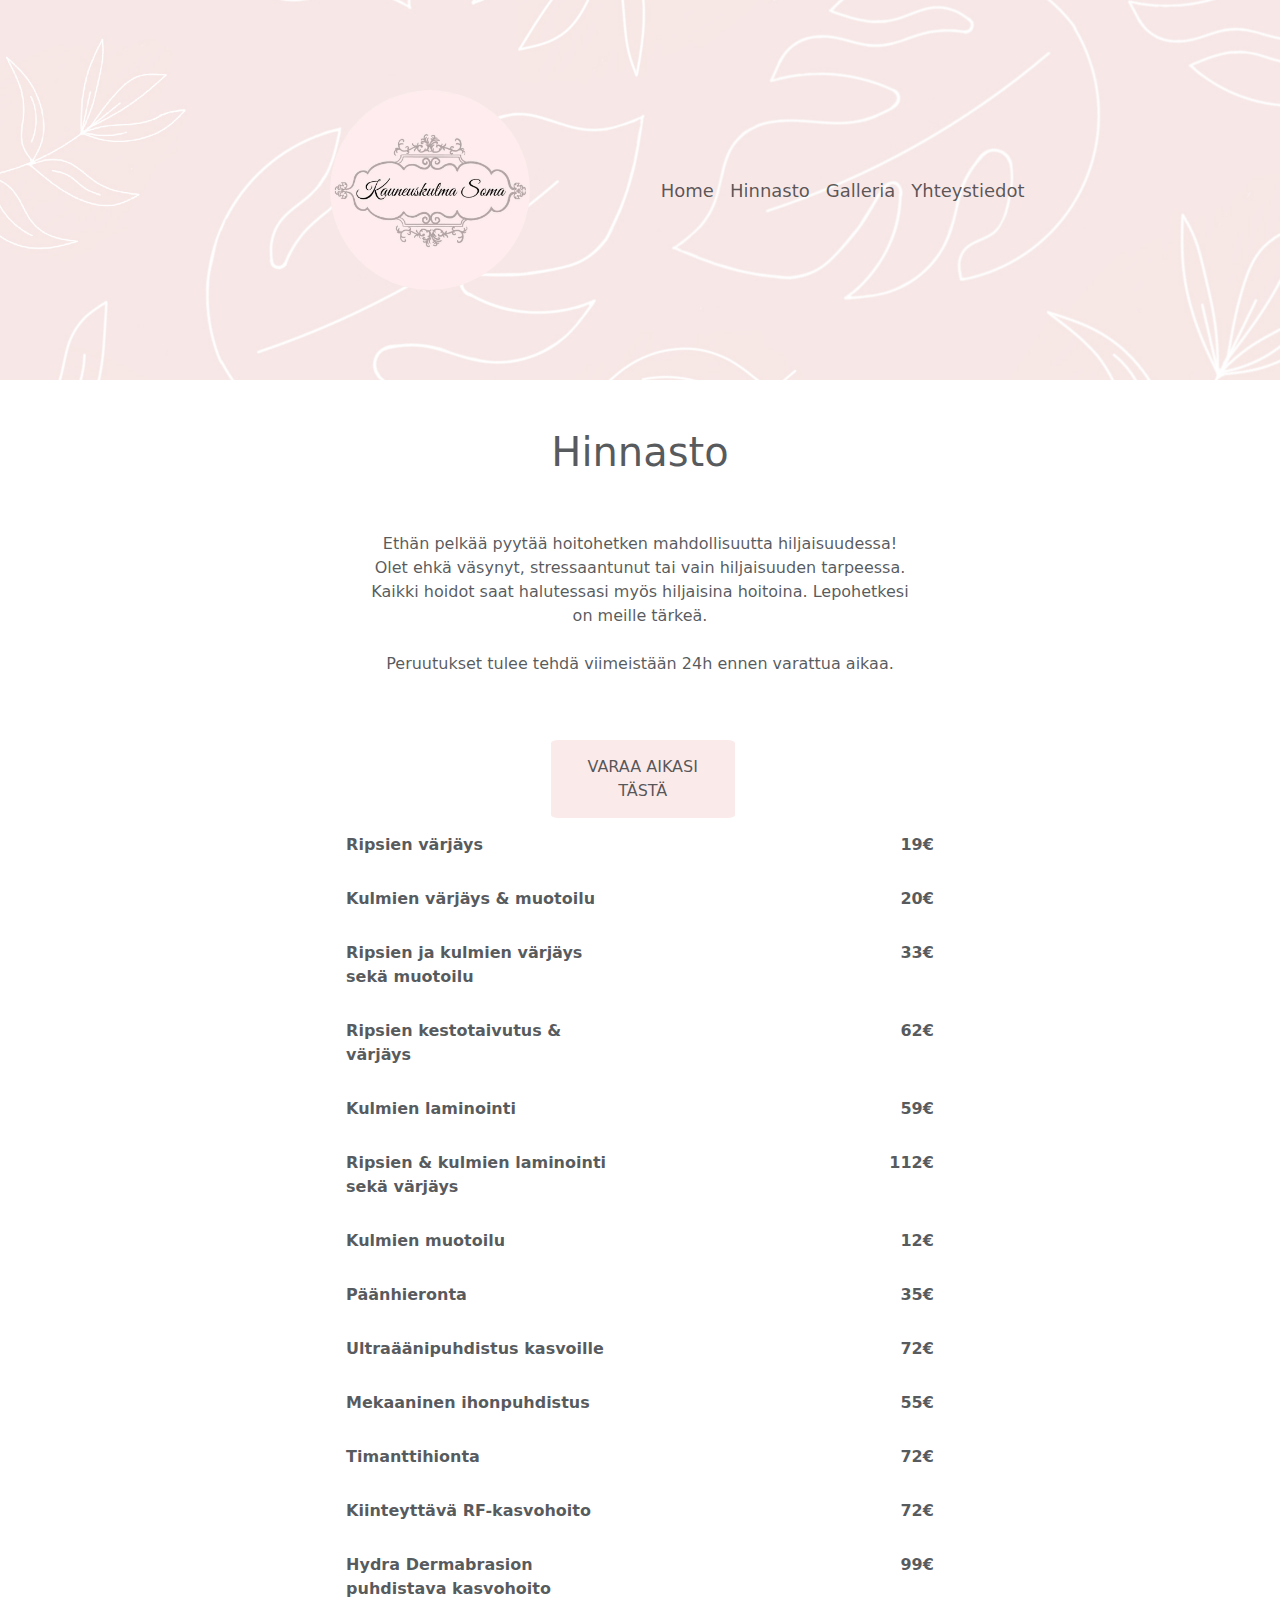
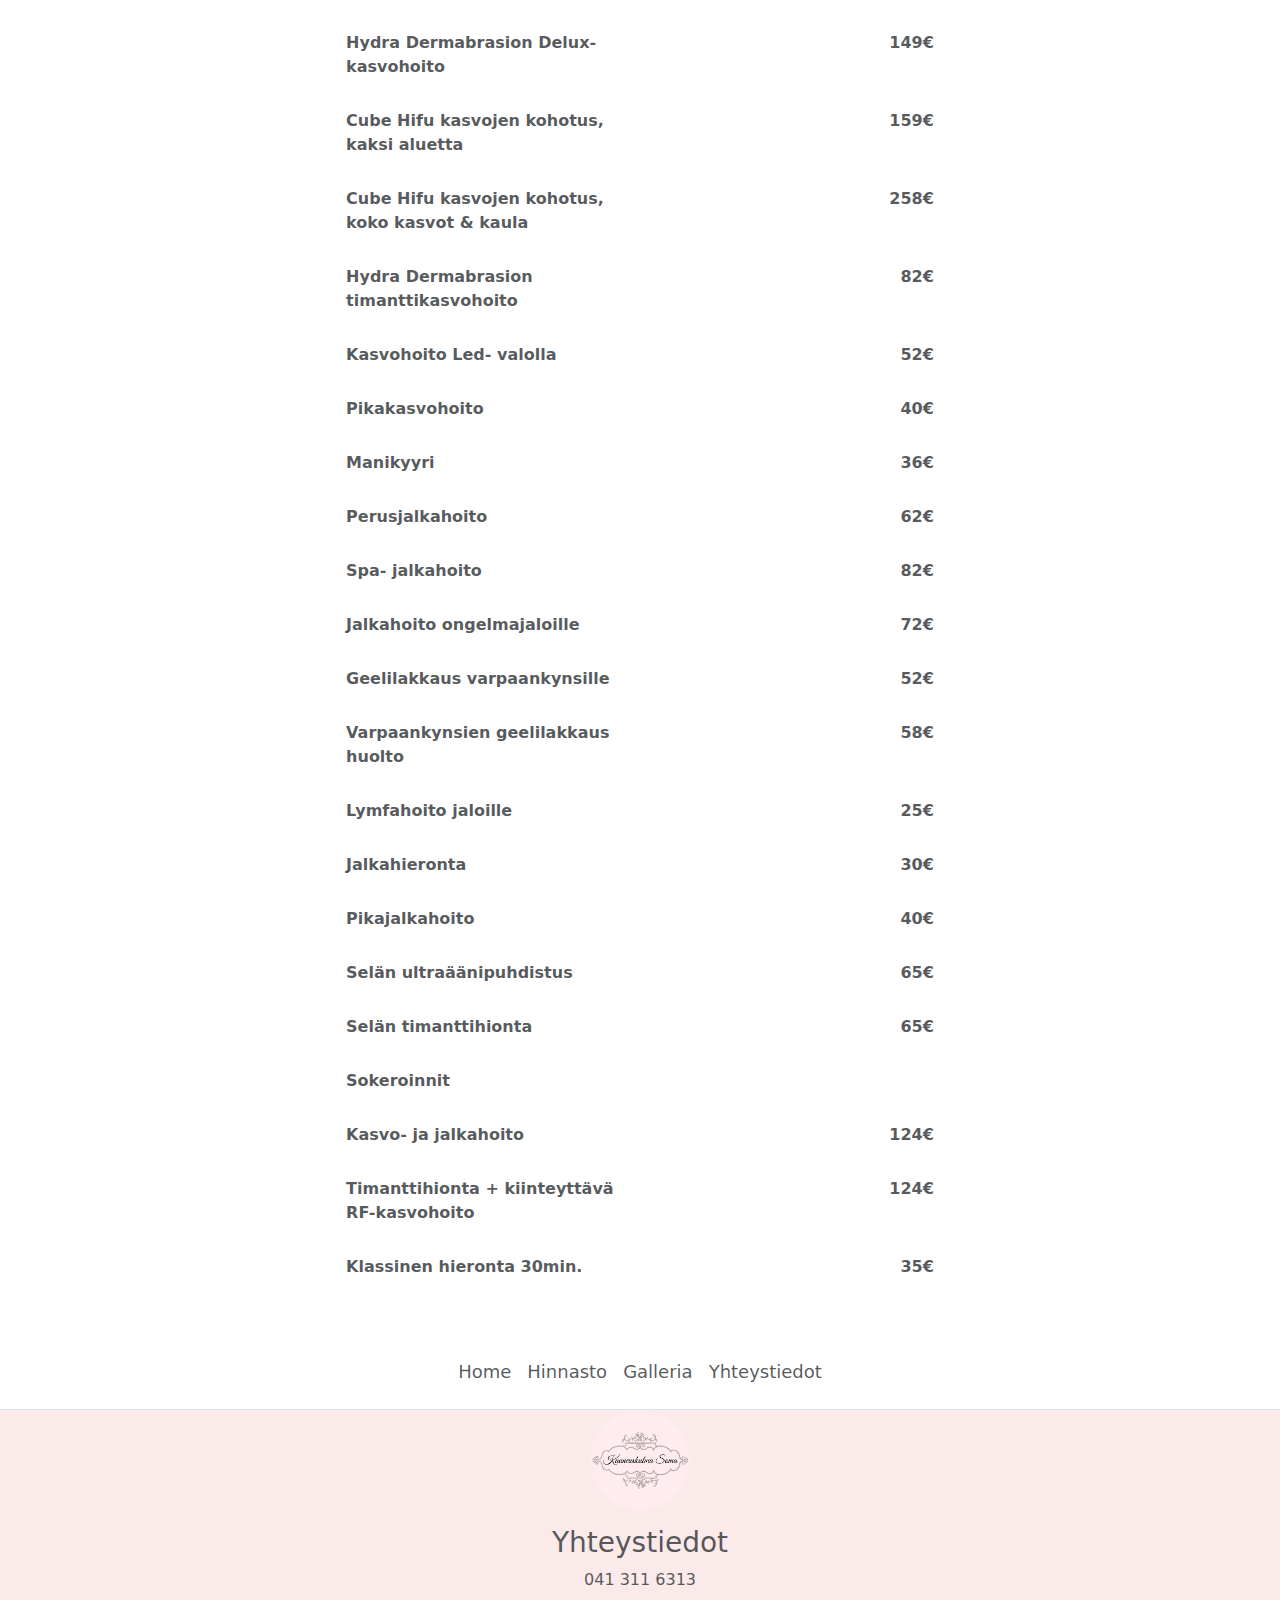
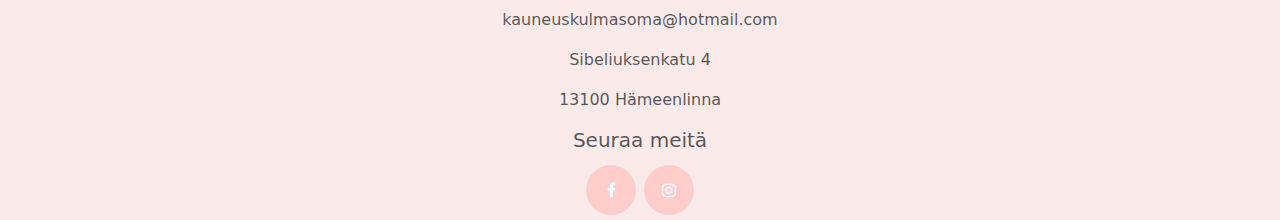
<file: html/Hinnasto.html>
<!DOCTYPE html>
<html lang="en">
<head>
    <meta charset="UTF-8">
    <meta http-equiv="X-UA-Compatible" content="IE=edge">
    <meta name="viewport" content="width=device-width, initial-scale=1.0">
    <meta name="description" content="Kauneuskulma Somassa voit rentoutua kiireettömässä ilmapiirissä.
    Yksilölliset ja ammattimaiset hoidot tarjoaa SKY-kosmetologi Anu Sillanpää.">
    <link href="https://cdn.jsdelivr.net/npm/bootstrap@5.2.1/dist/css/bootstrap.min.css" rel="stylesheet">
    <script src="https://cdn.jsdelivr.net/npm/bootstrap@5.2.1/dist/js/bootstrap.bundle.min.js"></script>
    <link rel="stylesheet" href="../style.css">
    <link rel="stylesheet" href="https://cdnjs.cloudflare.com/ajax/libs/font-awesome/4.7.0/css/font-awesome.min.css">
    <title>Kauneuskulma Soma - Hinnasto</title>
        <!-- add icon link -->
        <link rel = "icon" href =
        "../images/Logo_small.png"
        type = "image/x-icon">
</head>
<body>

        <!--Navbar start here-->
        
          <nav class="navbar bigImage navbar-expand-lg">
            
            
            <div class="col-lg-5 col-xl-5 col-12  services-section d-flex justify-content-lg-end justify-content-center buttonCenter">
              <a class="navbar-brand"  href="../index.html">
                <image src="../images/Logo1.jpg" alt="Kauneuskulma soma logo" style="width:200px;" class="rounded-pill "></image>
              </a>
            </div>
            
            
            <div class="col-12 col-lg-0 services-section navbar-toggler" type="button" data-bs-toggle="collapse" data-bs-target="#collapsibleNavbar">
                      <div class="d-flex justify-content-center">
                        <span class="navbar-toggler-icon"></span>
                      </div>
            </div>
      <div class="col-xl-1 col-lg-1"></div>
      <div class="collapse navbar-collapse col-lg-4 col-xl-5 col-9" id="collapsibleNavbar">
        <ul class="navbar-nav">
          <li class="nav-item">
            <a class="nav-link" href="../index.html">Home</a>
          </li>
          <li class="nav-item">
            <a class="nav-link" href="../html/Hinnasto.html">Hinnasto</a>
          </li>
          <li class="nav-item">
            <a class="nav-link" href="../html/Galleria.html">Galleria</a>
          </li>
          <li class="nav-item">
            <a class="nav-link" href="../html/Yhteystiedot.html">Yhteystiedot</a>
          </li>
        </ul>
      </div> 
    
             
     
    
        </nav> 
      
      
        <!--Navbar End here-->

<div class="container ">
  <h1 class="textCenter mt-5 mb-5 text-muted">Hinnasto</h1>
  <div class="row">
  <div class="col-lg-3"></div>
  <div class="col-lg-6">
  <p class="textCenter mt-2 text-muted">  
    Ethän pelkää pyytää hoitohetken mahdollisuutta hiljaisuudessa! <br>
    Olet ehkä väsynyt, stressaantunut tai vain hiljaisuuden tarpeessa. 
    Kaikki hoidot saat halutessasi myös hiljaisina hoitoina. Lepohetkesi on meille tärkeä.
    <br><br> 
    Peruutukset tulee tehdä viimeistään 24h ennen varattua aikaa.
  </p>
  <div class="buttonCenter mb-2">
    <a class="ajanVaraus mt-5 text-muted" href="https://varaa.timma.fi/kauneuskulmasoma">VARAA AIKASI TÄSTÄ</a>
    </div>
</div>
</div>
  <div id="accordion">
    <div class="card cardPrice">
      <div class="collapsed btn" data-bs-toggle="collapse" href="#collapse1">
        <div class="row hintaTaulukko text-muted">
        <div class="col-lg-6 col-md-6 col-6 d-flex justify-content-start"><p class="mobileText">Ripsien värjäys</p></div><div class="col-lg-6 col-md-6 col-6 d-flex justify-content-end"><p>19€</p></div>
      </div>
      </div>
      <div id="collapse1" class="collapse" data-bs-parent="#accordion">
        <div class="card-body text-muted">
          <p>Ripsien värjäys kestovärillä. Ei alle 16-vuotiaille.</p>
        </div>
      </div>
    </div>
    <div class="card cardPrice">
      <div class="collapsed btn" data-bs-toggle="collapse" href="#collapse2">
        <div class="row hintaTaulukko text-muted">
        <div class="col-lg-6 col-md-6 col-6 d-flex justify-content-start"><p class="mobileText">Kulmien värjäys & muotoilu</p></div><div class="col-lg-6 col-md-6 col-6 d-flex justify-content-end"><p class="hintaTextEnd">20€</p></div>
      </div>
      </div>
      <div id="collapse2" class="collapse" data-bs-parent="#accordion">
        <div class="card-body text-muted">
          <p>Kulmakarvojen muotoilu ja värjäys kestovärillä. Ei alle 16-vuotiaille.</p>
        </div>
      </div>
    </div>
    <div class="card cardPrice">
      <div class="collapsed btn"data-bs-toggle="collapse" href="#collapse3">
        <div class="row hintaTaulukko text-muted">
        <div class="col-lg-6 col-md-6 col-6 d-flex justify-content-start"><p class="mobileText">Ripsien ja kulmien värjäys sekä muotoilu</p></div><div class="col-lg-6 col-md-6 col-6 d-flex justify-content-end"><p class="hintaTextEnd">33€</p></div>
      </div>
      </div>
      <div id="collapse3" class="collapse" data-bs-parent="#accordion">
        <div class="card-body text-muted">
          <p>Ripsien ja kulmakarvojen värjäys kestovärillä, sekä kulmakarvojen muotoilu. Ei alle 16-vuotiaille.</p>
        </div>
      </div>
    </div>
    <div class="card cardPrice">
      <div class="collapsed btn"data-bs-toggle="collapse" href="#collapse4">
        <div class="row hintaTaulukko text-muted">
        <div class="col-lg-6 col-md-6 col-6 d-flex justify-content-start"><p class="mobileText">Ripsien kestotaivutus & värjäys</p></div> <div class="col-lg-6 col-md-6 col-6 d-flex justify-content-end"><p class="hintaTextEnd">62€</p></div>
      </div>
    </div>
      
      <div id="collapse4" class="collapse" data-bs-parent="#accordion">
        <div class="card-body text-muted">
          <p>Ripsien kestotaivutus sekä värjäys. Kestotaivutus kestää ripsissä n. 4-8 viikkoa. Ei alle 16-vuotiaille.</p>
        </div>
      </div>
    </div>
    <div class="card cardPrice">
      <div class="collapsed btn" data-bs-toggle="collapse" href="#collapse5">
        <div class="row hintaTaulukko text-muted">
          <div class="col-lg-6 col-md-6 col-6 d-flex justify-content-start"><p class="mobileText">Kulmien laminointi</p></div><div class="col-lg-6 col-md-6 col-6 d-flex justify-content-end"><p class="hintaTextEnd">59€</p></div>
      </div>
      </div>
      <div id="collapse5" class="collapse" data-bs-parent="#accordion">
        <div class="card-body text-muted">
         <p> Sisältää värjäyksen. Laminointi kestää kulmissa n. 4-8 viikkoa. Ei alle 16-vuotiaille.</p>
        </div>
      </div>
    </div>
    <div class="card cardPrice">
      <div class="collapsed btn" data-bs-toggle="collapse" href="#collapse39">
        <div class="row hintaTaulukko text-muted">
          <div class="col-lg-6 col-md-6 col-6 d-flex justify-content-start"><p class="mobileText">Ripsien & kulmien laminointi sekä värjäys</p></div><div class="col-lg-6 col-md-6 col-6 d-flex justify-content-end"><p class="hintaTextEnd">112€</p></div>
        </div>
      </div>
      <div id="collapse39" class="collapse" data-bs-parent="#accordion">
        <div class="card-body text-muted">
          <p>Ripsien kestotaivutus ja kulmien laminointi. Sisältää värjäyksen. Ei alle 16-vuotiaille</p>
      </div>
      </div>
    </div>
    <div class="card cardPrice">
      <div class="collapsed btn" data-bs-toggle="collapse" href="#collapse22">
        <div class="row hintaTaulukko text-muted">
          <div class="col-lg-6 col-md-6 col-6 d-flex justify-content-start"><p class="mobileText">Kulmien muotoilu</p></div><div class="col-lg-6 col-md-6 col-6 d-flex justify-content-end"><p class="hintaTextEnd">12€</p></div>
    </div>
      </div>
      <div id="collapse22" class="collapse" data-bs-parent="#accordion">
        <div class="card-body text-muted">
          <p>Ei sisällä kestoväriä.</p>
      </div>
      </div>
    </div>
    <div class="card cardPrice">
      <div class="collapsed btn" data-bs-toggle="collapse" href="#collapse7">
        <div class="row hintaTaulukko text-muted">
          <div class="col-lg-6 col-md-6 col-6 d-flex justify-content-start"><p class="mobileText">Päänhieronta</p></div><div class="col-lg-6 col-md-6 col-6 d-flex justify-content-end"><p class="hintaTextEnd">35€</p></div>
    </div>
      </div>
      <div id="collapse7" class="collapse" data-bs-parent="#accordion">
        <div class="card-body text-muted">
          <p>Rentouttava pään ja niskan hieronta 30min.</p>
        </div>
      </div>
    </div>
    <div class="card cardPrice">
      <div class="collapsed btn" data-bs-toggle="collapse" href="#collapse8">
        <div class="row hintaTaulukko text-muted">
          <div class="col-lg-6 col-md-6 col-6 d-flex justify-content-start"><p class="mobileText">Ultraäänipuhdistus kasvoille</p></div><div class="col-lg-6 col-md-6 col-6 d-flex justify-content-end"><p>72€</p></div>
      </div>
      </div>
      <div id="collapse8" class="collapse" data-bs-parent="#accordion">
        <div class="card-body text-muted">
          <p>Tehokas ja hellävarainen ihon syväpuhdistus ja kuorinta, joka samalla aktivoi ihon toimintoja.
            Alkupuhdistus, ultraäänipuhdistus, naamio, niska- hartia ja päähieronta, seerumi ja loppuvoide.</p>
        </div>
      </div>
    </div>
    <div class="card cardPrice">
      <div class="collapsed btn" data-bs-toggle="collapse" href="#collapse9">
        <div class="row hintaTaulukko text-muted">
          <div class="col-lg-6 col-md-6 col-6 d-flex justify-content-start"><p class="mobileText">Mekaaninen ihonpuhdistus</p></div><div class="col-lg-6 col-md-6 col-6 d-flex justify-content-end"><p class="hintaTextEnd">55€</p></div>
      </div>
      </div>
      <div id="collapse9" class="collapse" data-bs-parent="#accordion">
        <div class="card-body text-muted">
          <p>Alkupuhdistus, kuorinta, höyry, mekaaninen puhdistus, naamio, niska- hartia ja päähieronta, seerumi ja loppuvoide.Jos on paljon puhdistettavaa,
            valitse lisäpalveluna vielä lisäksi mekaaninen puhdistus.
          </p>
        </div>
      </div>
    </div>
    <div class="card cardPrice">
      <div class="collapsed btn" data-bs-toggle="collapse" href="#collapse10">
        <div class="row hintaTaulukko text-muted">
          <div class="col-lg-6 col-md-6 col-6 d-flex justify-content-start"><p class="mobileText">Timanttihionta</p></div><div class="col-lg-6 col-md-6 col-6 d-flex justify-content-end"><p class="hintaTextEnd">72€</p></div>
        </div>
      </div>
      <div id="collapse10" class="collapse" data-bs-parent="#accordion">
        <div class="card-body text-muted">
          <p>
            Kuorii hellävaraisesti ja tehokkaasti kuolleen ihosolukon ihon pinnalta. 
            Hoidon jälkeen hoitouotteet imeytyvät myös paremmin ja iho on kirkkaamman ja terveemmän näköinen. 
            Alkupuhdistus, timanttihionta, naamio, niska- hartia ja päähieronta, seerumi ja loppuvoide.
          </p>
        </div>
      </div>
    </div>
    <div class="card cardPrice">
      <div class="collapsed btn" id="RFHoito" data-bs-toggle="collapse" href="#collapse11">
        <div class="row hintaTaulukko text-muted">
          <div class="col-lg-6 col-md-6 col-6 d-flex justify-content-start"><p class="mobileText"> Kiinteyttävä RF-kasvohoito</p></div> <div class="col-lg-6 col-md-6 col-6 d-flex justify-content-end"><p class="hintaTextEnd"> 72€</p></div>
          
      </div>
      <div id="collapse11" class="collapse" data-bs-parent="#accordion">
        <div class="card-body text-muted">
         <p> RF (radiofrekvenssi) parantaa ihon kimmoisuutta, muotoilee leukalinjaa ja häivyttää ryppyjä. 
          Hoidon jälkeen iho näyttää nuoremmalta ja sileämmältä. Suositellaan sarjahoitoa 5x 2-3 viikon välein. 
          Alkupuhdistus, RF, naamio, niska,- hartia- ja päähieronta, seerumi ja loppuvoide</p>
        </div>
      </div>
    </div>
    </div>
    <div class="card cardPrice">
      <div class="collapsed btn" id="HydraPuhdistus" data-bs-toggle="collapse" href="#collapse12">
        <div class="row hintaTaulukko text-muted">
          <div class="col-lg-6 col-md-6 col-6 d-flex justify-content-start"><p class="mobileText">Hydra Dermabrasion puhdistava kasvohoito</p></div><div class="col-lg-6 col-md-6 col-6 d-flex justify-content-end"><p class="hintaTextEnd">99€</p></div>
        </div>
      </div>
      <div id="collapse12" class="collapse" data-bs-parent="#accordion">
        <div class="card-body text-muted">
          <p>Puhdistaa ja kuorii ihoa sekä tyhjentää musta- ja valkopäitä ihohuokosista. Hoitavat aineet imeytyvät ihoon hoidon aikana. 
            Sopii kaikille ihotyypeille. Alkupuhdistus, Hydra Dermabrasion puhdistus, naamio, niska-, hartia ja päähieronta, seerumi ja loppuvoide.</p>
        </div>
      </div>
    </div>
    <div class="card cardPrice">
      <div class="collapsed btn" data-bs-toggle="collapse" href="#collapse13">
        <div class="row hintaTaulukko text-muted">
          <div class="col-lg-6 col-md-6 col-6 d-flex justify-content-start"><p class="mobileText"> Hydra Dermabrasion Delux- kasvohoito</p></div><div class="col-lg-6 col-md-6 col-6 d-flex justify-content-end"><p class="hintaTextEnd"> 149€</p></div>
      </div>
      </div>
      <div id="collapse13" class="collapse" data-bs-parent="#accordion">
        <div class="card-body text-muted">
          <p>Hydra Dermabrasion puhdistus tyhjentää musta- ja valkopäitä huokosista. 
          Hoitavat aineet imeytyvät ihoon hoidon aikana ja jäävät vaikuttamaan ihossa vielä hoidon jälkeenkin. RF parantaa ihon kimmoisuutta ja häivyttää ryppyjä. 
          Alkupuhdistus, Hydra Dermabrasion puhdistus, RF kiinteytys, led-valohoito, naamio, niska,- hartia- ja päähieronta, spray, seerumi, uä- imeytys ja loppuvoide.</p>
        </div>
      </div>
    </div>
    <div class="card cardPrice">
      <div class="collapsed btn" data-bs-toggle="collapse" href="#collapse30">
        <div class="row hintaTaulukko text-muted">
          <div class="col-lg-6 col-md-6 col-6 d-flex justify-content-start"> <p class="mobileText">Cube Hifu kasvojen kohotus, kaksi aluetta</p></div><div class="col-lg-6 col-md-6 col-6 d-flex justify-content-end"> <p class="hintaTextEnd">159€</p></div>
      </div>
      </div>
      <div id="collapse30" class="collapse" data-bs-parent="#accordion">
        <div class="card-body text-muted">
         <p>Cube Hifun teho perustuu tarkasti kohdennettuun uä-energiaan, jonka avulla impulssi saadaan tehokkaasti ja tarkasti kohdistettua kudokseen. 
         </br>Vaikutukset näkyvät ryppyjen madaltumisena ja vähenemisenä, ihon kiinteytymisenä, kimmoisuuden lisääntymisenä sekä nuorentuneena ilmeenä. 
         </br>Alkupuhdistus, timanttihionta tai uä-puhdistus, Hifu ( kaksi aluetta), 
          naamio, niska,-hartia-ja päähieronta, seerumi ja loppuvoide.</br> Alueet: leukalinja, posket, kaula, silmänympärys ja otsa.
          </br>+ yksi lisäalue 39€
          </br>+ kaksi lisäaluetta 69€
          </p>
        </div>
      </div>
    </div>
    <div class="card cardPrice">
      <div class="collapsed btn" data-bs-toggle="collapse" href="#collapse31">
        <div class="row hintaTaulukko text-muted">
          <div class="col-lg-6 col-md-6 col-6 d-flex justify-content-start"> <p class="mobileText">Cube Hifu kasvojen kohotus, koko kasvot & kaula</p></div><div class="col-lg-6 col-md-6 col-6 d-flex justify-content-end"> <p class="hintaTextEnd">258€</p></div>
      </div>
      </div>
      <div id="collapse31" class="collapse" data-bs-parent="#accordion">
        <div class="card-body text-muted">
         <p>Cube Hifun teho perustuu tarkasti kohdennettuun uä-energiaan, jonka avulla impulssi saadaan tehokkaasti ja tarkasti kohdistettua kudokseen. 
         </br>Vaikutukset näkyvät ryppyjen madaltumisena ja vähenemisenä, ihon kiinteytymisenä, kimmoisuuden lisääntymisenä sekä nuorentuneena ilmeenä. 
         </br>Alkupuhdistus, timanttihionta tai uä-puhdistus, Hifu ( kaksi aluetta), 
          naamio, niska,-hartia-ja päähieronta, seerumi ja loppuvoide.</br> Alueet: leukalinja, posket, kaula, silmänympärys ja otsa.

          </p>
        </div>
      </div>
    </div>
    <div class="card cardPrice">
      <div class="collapsed btn" data-bs-toggle="collapse" href="#collapse14">
        <div class="row hintaTaulukko text-muted">
          <div class="col-lg-6 col-md-6 col-6 d-flex justify-content-start"> <p class="mobileText">Hydra Dermabrasion timanttikasvohoito</p></div><div class="col-lg-6 col-md-6 col-6 d-flex justify-content-end"> <p class="hintaTextEnd">82€</p></div>
      </div>
      </div>
      <div id="collapse14" class="collapse" data-bs-parent="#accordion">
        <div class="card-body text-muted">
         <p>Syväpuhdistava kasvohoito ionisoidun veden ja timanttihionnan avulla. Ionisoitu vesi on antibakteerista, ihohuokosia supistavaa ja erittäin kosteuttavaa. Sopii erityisesti rasvoittuvalle ja epäpuhtaalle iholle. 
          Alkupuhdistus, Hydra puhdistus, naamio, niska-, hartia- ja päähieronta,seerumi ja loppuvoide.</p>
        </div>
      </div>
    </div>
    <div class="card cardPrice">
      <div class="collapsed btn" id="LedValo" data-bs-toggle="collapse" href="#collapse15">
        <div class="row hintaTaulukko text-muted">
          <div class="col-lg-6 col-md-6 col-6 d-flex justify-content-start"><p class="mobileText">Kasvohoito Led- valolla</p></div><div class="col-lg-6 col-md-6 col-6 d-flex justify-content-end"><p class="hintaTextEnd">52€</p></div>
      </div>
      </div>
      <div id="collapse15" class="collapse" data-bs-parent="#accordion">
        <div class="card-body text-muted">
          <p>Led-valohoidolla voidaan hoitaa esim. aknea, ihon tulehduksia, epätasaista ihonsävyä ja pigmenttiläiskiä. 
          Led- valohoito auttaa soluja toimimaan toivotun mukaisesti ja vaikutus jatkuu vielä hoidon jälkeenkin. 
          Alkupuhdistus, naamio, led-valohoito 30min. ja loppuvoide. Suositellaan sarjahoitona 6-8krt.</p>
        </div>
      </div>
    </div>
    <div class="card cardPrice">
      <div class="collapsed btn" data-bs-toggle="collapse" href="#collapse16">
        <div class="row hintaTaulukko text-muted">
          <div class="col-lg-6 col-md-6 col-6 d-flex justify-content-start"><p class="mobileText">Pikakasvohoito</p></div><div class="col-lg-6 col-md-6 col-6 d-flex justify-content-end"><p class="hintaTextEnd"> 40€</p></div>
      </div>
      </div>
      <div id="collapse16" class="collapse" data-bs-parent="#accordion">
        <div class="card-body text-muted">
          <p>Alkupuhdistus, kuorinta, naamio ja loppuvoide.</p>
        </div>
      </div>
    </div>
    <div class="card cardPrice">
      <div class="collapsed btn" data-bs-toggle="collapse" href="#collapse17">
        <div class="row hintaTaulukko text-muted">
          <div class="col-lg-6 col-md-6 col-6 d-flex justify-content-start"><p class="mobileText">Manikyyri</p></div><div class="col-lg-6 col-md-6 col-6 d-flex justify-content-end"><p class="hintaTextEnd">36€</p></div>
      </div>
      </div>
      <div id="collapse17" class="collapse" data-bs-parent="#accordion">
        <div class="card-body text-muted">
          <p>Kynsien viilaus ja leikkaus, kynsinauhojen siistiminen, lakkaus ja voide.</p>
        </div>
      </div>
    </div>
    <div class="card cardPrice">
      <div class="collapsed btn" data-bs-toggle="collapse" href="#collapse18">
        <div class="row hintaTaulukko text-muted">
          <div class="col-lg-6 col-md-6 col-6 d-flex justify-content-start"><p class="mobileText">Perusjalkahoito</p></div><div class="col-lg-6 col-md-6 col-6 d-flex justify-content-end"><p class="hintaTextEnd">62€</p></div>
      </div>
      </div>
      <div id="collapse18" class="collapse" data-bs-parent="#accordion">
        <div class="card-body text-muted">
          <p>Jaloille, joissa ei ole suuria ongelmia kynsissä tai jalkapohjan ihossa. 
            Jalkakylpy, kovettumien poisto, kynsien leikkaus, kynsinauhojen ja ongelmakohtien hoito, hieronta, lakkaus ja voide.</p>
        </div>
      </div>
    </div>
    <div class="card cardPrice">
      <div class="collapsed btn" data-bs-toggle="collapse" href="#collapse19">
        <div class="row hintaTaulukko text-muted">
          <div class="col-lg-6 col-md-6 col-6 d-flex justify-content-start"><p class="mobileText"> Spa- jalkahoito</p></div><div class="col-lg-6 col-md-6 col-6 d-flex justify-content-end"><p class="hintaTextEnd"> 82€</p></div>
      </div>
      </div>
      <div id="collapse19" class="collapse" data-bs-parent="#accordion">
        <div class="card-body text-muted">
          <p>Kylpy, kuorinta, kovettumien poisto, kynsien leikkaus, kynsinauhojen ja ongelmakohtien hoito, naamio, hieronta, kynsien lakkaus ja voide.</p> 
        </div>
      </div>
    </div>
    <div class="card cardPrice">
      <div class="collapsed btn" data-bs-toggle="collapse" href="#collapse20">
        <div class="row hintaTaulukko text-muted">
          <div class="col-lg-6 col-md-6 col-6 d-flex justify-content-start"><p class="mobileText">Jalkahoito ongelmajaloille</p></div><div class="col-lg-6 col-md-6 col-6 d-flex justify-content-end"><p class="hintaTextEnd">72€</p></div>
      </div>
      </div>
      <div id="collapse20" class="collapse" data-bs-parent="#accordion">
        <div class="card-body text-muted">
          <p>Jaloille, joissa enemmän kovettumia tai paksuuntuneet kynnet. 
          Sis. jalkakylpy, kynsien ja kynsinauhojen siistiminen, ongelmakohtien hoito, lakkaus, hieronta sekä voide. </p>
        </div>
      </div>
    </div>
    <div class="card cardPrice">
      <div class="collapsed btn" data-bs-toggle="collapse" href="#collapse21">
        <div class="row hintaTaulukko text-muted">
          <div class="col-lg-6 col-md-6 col-6 d-flex justify-content-start"><p class="mobileText">Geelilakkaus varpaankynsille</p></div><div class="col-lg-6 col-md-6 col-6 d-flex justify-content-end"><p class="hintaTextEnd">52€</p></div>
      </div>
      </div>
      <div id="collapse21" class="collapse" data-bs-parent="#accordion">
        <div class="card-body text-muted">
          <p>Kynsien sekä kynsinauhojen kevyt siistiminen, lakkaus ja kynsinauhaöljy. Ei sisällä vanhan lakan poistoa/huoltoa.</p> 
        </div>
      </div>
    </div>
    <div class="card cardPrice">
      <div class="collapsed btn" data-bs-toggle="collapse" href="#collapse23">
        <div class="row hintaTaulukko text-muted">
          <div class="col-lg-6 col-md-6 col-6 d-flex justify-content-start"><p class="mobileText">Varpaankynsien geelilakkaus huolto</p></div><div class="col-lg-6 col-md-6 col-6 d-flex justify-content-end"><p class="hintaTextEnd">58€</p></div>
      </div>
      </div>
      <div id="collapse23" class="collapse" data-bs-parent="#accordion">
        <div class="card-body text-muted">
          <p>Vanhan lakan poisto ja kynsien sekä kynsinauhojen siistiminen, lakkaus ja kynsinauhaöljy.</p> 
        </div>
      </div>
    </div>
    <div class="card cardPrice">
      <div class="collapsed btn" data-bs-toggle="collapse" href="#collapse24">
        <div class="row hintaTaulukko text-muted">
          <div class="col-lg-6 col-md-6 col-6 d-flex justify-content-start"><p class="mobileText">Lymfahoito jaloille </p></div><div class="col-lg-6 col-md-6 col-6 d-flex justify-content-end"><p class="hintaTextEnd">25€</p></div>
        </div>
      </div>
      <div id="collapse24" class="collapse" data-bs-parent="#accordion">
        <div class="card-body text-muted">
          <p>Lymfahieronta laitteella 30min. Tehokas nesteiden ja kuona-aineiden poistoon. Hyvä apu myös selluliittiin ja laihdutuksen tueksi.</p>
        </div>
      </div>
    </div>
    <div class="card cardPrice">
      <div class="collapsed btn" data-bs-toggle="collapse" href="#collapse25">
        <div class="row hintaTaulukko text-muted">
          <div class="col-lg-6 col-md-6 col-6 d-flex justify-content-start"><p class="mobileText">Jalkahieronta</p></div><div class="col-lg-6 col-md-6 col-6 d-flex justify-content-end"><p class="hintaTextEnd">30€</p></div>
      </div>
      </div>
      <div id="collapse25" class="collapse" data-bs-parent="#accordion">
        <div class="card-body text-muted">
          <p>30min. rentouttava jalkahieronta.</p>
        </div>
      </div>
    </div>
    <div class="card cardPrice">
      <div class="collapsed btn" data-bs-toggle="collapse" href="#collapse26">
        <div class="row hintaTaulukko text-muted">
          <div class="col-lg-6 col-md-6 col-6 d-flex justify-content-start"><p class="mobileText">Pikajalkahoito</p></div><div class="col-lg-6 col-md-6 col-6 d-flex justify-content-end"><p class="hintaTextEnd">40€</p></div>
      </div>
      </div>
      <div id="collapse26" class="collapse" data-bs-parent="#accordion">
        <div class="card-body text-muted">
          <p>Jalkakylpy, kynsien siistiminen, kevyt raspaus ja voide.</p>
        </div>
      </div>
    </div>
    <div class="card cardPrice">
      <div class="collapsed btn" data-bs-toggle="collapse" href="#collapse27">
        <div class="row hintaTaulukko text-muted">
          <div class="col-lg-6 col-md-6 col-6 d-flex justify-content-start"><p class="mobileText">Selän ultraäänipuhdistus</p></div><div class="col-lg-6 col-md-6 col-6 d-flex justify-content-end"><p class="hintaTextEnd">65€</p></div>
      </div>
      </div>
      <div id="collapse27" class="collapse" data-bs-parent="#accordion">
        <div class="card-body text-muted">
          <p>Alkupuhdistus, ultraäänipuhdistus, naamio ja loppuvoide.</p>
        </div>
      </div>
    </div>
    <div class="card cardPrice">
      <div class="collapsed btn" data-bs-toggle="collapse" href="#collapse28">
        <div class="row hintaTaulukko text-muted">
          <div class="col-lg-6 col-md-6 col-6 d-flex justify-content-start"><p class="mobileText">Selän timanttihionta</p></div><div class="col-lg-6 col-md-6 col-6 d-flex justify-content-end"><p class="hintaTextEnd">65€</p></div>
      </div>
      </div>
      <div id="collapse28" class="collapse" data-bs-parent="#accordion">
        <div class="card-body text-muted">
          <p>Alkupuhdistus, timanttihionta, naamio ja loppuvoide</p>
        </div>
      </div>
    </div>

    <div class="card cardPrice">
      <div class="collapsed btn" data-bs-toggle="collapse" href="#collapse29">
        <div class="row hintaTaulukko text-muted">
          <div class="col-lg-6 col-md-6 col-6 d-flex justify-content-start"><p class="mobileText">Sokeroinnit</p></div>
      </div>
      </div>
      <div id="collapse29" class="collapse" data-bs-parent="#accordion">
        <div class="card-body text-muted">
          <div class="row">
            <div class="col-lg-6 col-md-6 col-sm-6 col-6"><p class="mobileText">Säärien sokerointi</p></div><div class="col-lg-6 col-md-6 col-sm-6 col-6 d-flex justify-content-end"><p>30€</p></div>
          </div>
          <div class="row">
            <div class="col-lg-6 col-md-6 col-sm-6 col-6"><p class="mobileText">Reisien sokerointi</p></div><div class="col-lg-6 col-md-6 col-sm-6 col-6 d-flex justify-content-end"><p>30€</p></div>
          </div>
          <div class="row">
            <div class="col-lg-6 col-md-6 col-sm-6 col-6"><p class="mobileText">Säärien ja reisien sokerointi</p></div><div class="col-lg-6 col-md-6 col-sm-6 col-6 d-flex justify-content-end"><p>52€</p></div>
          </div>
          <div class="row">
            <div class="col-lg-6 col-md-6 col-sm-6 col-6"><p class="mobileText">Käsivarsien sokerointi</p></div><div class="col-lg-6 col-md-6 col-sm-6 col-6 d-flex justify-content-end"><p>29€</p></div>
          </div>
          <div class="row">
            <div class="col-lg-6 col-md-6 col-sm-6 col-6"><p class="mobileText">Kainaloiden sokerointi</p></div><div class="col-lg-6 col-md-6 col-sm-6 col-6 d-flex justify-content-end"><p>25€</p></div>
          </div>
          <div class="row">
            <div class="col-lg-6 col-md-6 col-sm-6 col-6"><p class="mobileText">Ylähuulen sokerointi</p></div><div class="col-lg-6 col-md-6 col-sm-6 col-6 d-flex justify-content-end"><p>12€</p></div>
          </div>
          <div class="row">
            <div class="col-lg-6 col-md-6 col-sm-6 col-6"><p class="mobileText">Leuan ja ylähuulen sokerointi</p></div><div class="col-lg-6 col-md-6 col-sm-6 col-6 d-flex justify-content-end"><p>20€</p></div>
          </div>
          
          
          

          <p>Sokerointi on hellävarainen, tehokas ja kaikille ihotyypeille sopiva karvanpoistomenetelmä.</p>
       
        </div>
      </div>
    </div>
    <div class="card cardPrice">
      <div class="collapsed btn" data-bs-toggle="collapse" href="#collapse36">
        <div class="row hintaTaulukko text-muted">
          <div class="col-lg-6 col-md-6 col-6 d-flex justify-content-start"><p class="mobileText">Kasvo- ja jalkahoito</p></div><div class="col-lg-6 col-md-6 col-6 d-flex justify-content-end"><p class="hintaTextEnd">124€</p></div>
      </div>
      </div>
      <div id="collapse36" class="collapse" data-bs-parent="#accordion">
        <div class="card-body text-muted">
          <p>Timantti- tai ultraäänikasvohoito sekä jalkahoito jaloille.</p>
        </div>
      </div>
    </div>
    <div class="card cardPrice">
      <div class="collapsed btn" data-bs-toggle="collapse" href="#collapse37">
        <div class="row hintaTaulukko text-muted">
          <div class="col-lg-6 col-md-6 col-6 d-flex justify-content-start"><p class="mobileText">Timanttihionta + kiinteyttävä </br>RF-kasvohoito</p></div><div class="col-lg-6 col-md-6 col-6 d-flex justify-content-end"><p class="hintaTextEnd">124€</p></div>
      </div>
      </div>
      <div id="collapse37" class="collapse" data-bs-parent="#accordion">
        <div class="card-body text-muted">
          <p>Alkupuhdistus, timanttihionta, RF-hoito, led-valohoito 15min. Naamio, niska- hartia ja päähieronta, seerumi ja loppuvoide.</p>
        </div>
      </div>
    </div>
    <div class="card cardPrice">
      <div class="collapsed btn" data-bs-toggle="collapse" href="#collapse38">
        <div class="row hintaTaulukko text-muted">
          <div class="col-lg-6 col-md-6 col-6 d-flex justify-content-start"><p class="mobileText">Klassinen hieronta 30min.</p></div><div class="col-lg-6 col-md-6 col-6 d-flex justify-content-end"><p class="hintaTextEnd">35€</p></div>
      </div>
      </div>
      <div id="collapse38" class="collapse" data-bs-parent="#accordion">
        <div class="card-body text-muted">
          <p>Rentouttava selkä-, niska- ja hartiahieronta.</p>
        </div>
      </div>
    </div>
  </div>
    </div>


        <!--Footer Start here-->
      
       <footer class="mt-5">
        <ul class="nav justify-content-center border-bottom pb-3 mb-3">
          <li class="nav-item">
            <a class="nav-link px-2 text-muted" href="../index.html">Home</a>
          </li>
          <li class="nav-item">
            <a class="nav-link px-2 text-muted" href="#">Hinnasto</a>
          </li>
          <br>
          <li class="nav-item">
            <a class="nav-link px-2 text-muted" href="Galleria.html">Galleria</a>
          </li>
          <li class="nav-item">
            <a class="nav-link px-2 text-muted" href="Yhteystiedot.html">Yhteystiedot</a>
          </li>
        </ul>
        <div class="footter">
        <ul class="nav justify-content-center ">
          <a class="navbar-brand">
            <image src="../images/Logo1.jpg" style="width:100px;" class="rounded-pill "></image>
          </a>
        </ul>
        <ul class="nav justify-content-center ">
          <li class="nav-item">
            <h3 class="text-muted mt-3">Yhteystiedot</h3>
          </li>
        </ul>
        <ul class="nav justify-content-center ">
          <li>
            <p class="text-muted" style="text-align: center;">041 311 6313</p>
            <p class="text-muted">kauneuskulmasoma@hotmail.com</p>
          </li>
        </ul>
        <ul class="nav justify-content-center ">
          <li>
            <p class="text-muted" style="text-align: center;">Sibeliuksenkatu 4</p>
            <p class="text-muted">13100 Hämeenlinna</p>
          </li>

        </ul>
        <ul class="nav justify-content-center ">
          <li>
            
            <h5 class="text-muted">Seuraa meitä</h5>
          </li>
        </ul>
        <ul class="nav justify-content-center">
          <li class="nav-item">
            <a href="https://www.facebook.com/kauneuskulmasoma/" class="fa fa-facebook"></a>
          </li>
          <li>
            <a href="https://www.instagram.com/kauneuskulmasoma/" class="fa fa-instagram"></a>
          </li>
        </ul>
      </div>
       </footer>

      <!--Footer End here-->
      <script>
        function moveToPosition(){
          const scrollValue = localStorage.getItem("scrollValue");
          console.log(scrollValue)
          if(scrollValue==1){
            console.log("Hahaa")
            window.scrollTo(0, 1300);
            document.getElementById("LedValo").click();
            localStorage.setItem("scrollValue", 0);
          }
          else if(scrollValue==2){
            console.log("Hahaa2")
            window.scrollTo(0, 1000);
            document.getElementById("HydraPuhdistus").click();
            localStorage.setItem("scrollValue", 0);
          }
          else if(scrollValue==3){
            console.log("Hahaa3")
            window.scrollTo(0, 1000);
            document.getElementById("RFHoito").click();
            localStorage.setItem("scrollValue", 0);
          }
          
        }
        moveToPosition();
      </script>

</body>
</html>
</file>
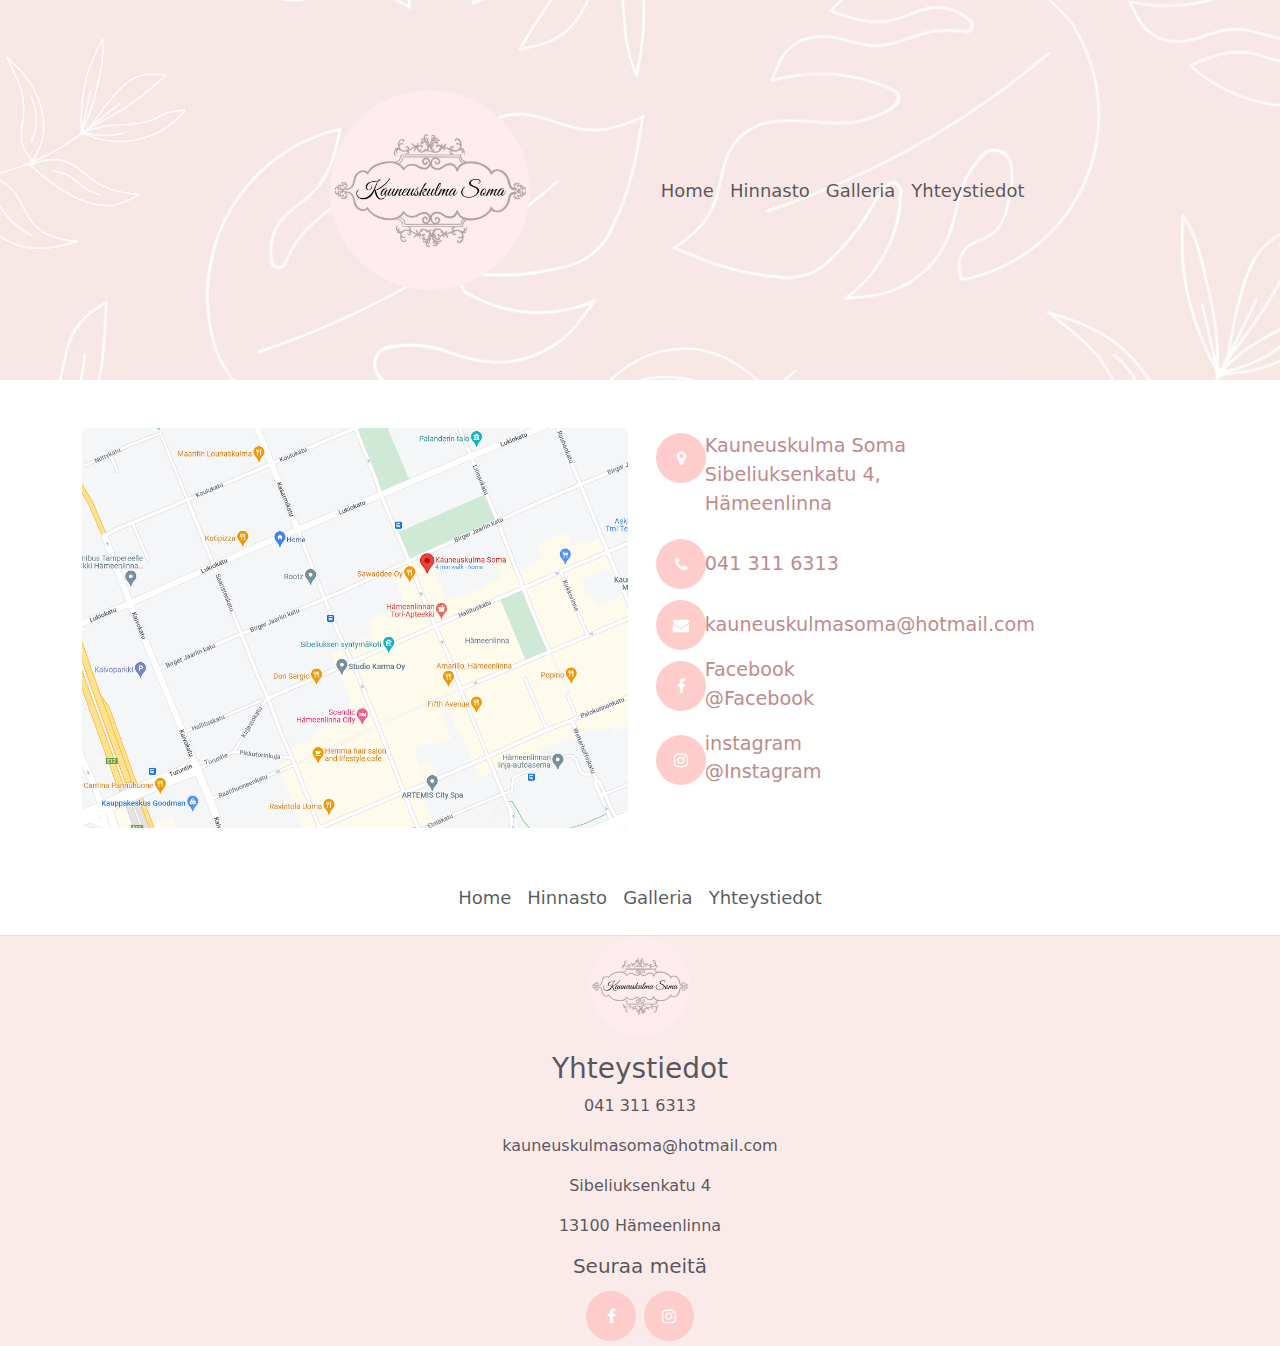
<file: html/Yhteystiedot.html>
<!DOCTYPE html>
<html lang="en">
<head>
    <meta charset="UTF-8">
    <meta http-equiv="X-UA-Compatible" content="IE=edge">
    <meta name="viewport" content="width=device-width, initial-scale=1.0">
    <meta name="description" content="Kauneuskulma Somassa voit rentoutua kiireettömässä ilmapiirissä.
    Yksilölliset ja ammattimaiset hoidot tarjoaa SKY-kosmetologi Anu Sillanpää.">
    <link href="https://cdn.jsdelivr.net/npm/bootstrap@5.2.1/dist/css/bootstrap.min.css" rel="stylesheet">
    <script src="https://cdn.jsdelivr.net/npm/bootstrap@5.2.1/dist/js/bootstrap.bundle.min.js"></script>
    <link rel="stylesheet" href="../style.css">
    <link rel="stylesheet" href="https://cdnjs.cloudflare.com/ajax/libs/font-awesome/4.7.0/css/font-awesome.min.css">
    <title>Kauneuskulma Soma - Yhteystiedot</title>
        <!-- add icon link -->
        <link rel = "icon" href =
        "../images/Logo_small.png"
        type = "image/x-icon">
</head>
<body>
        <!--Navbar start here-->
       
          <nav class="navbar bigImage navbar-expand-lg">
            
            
            <div class="col-lg-5 col-xl-5 col-12  services-section d-flex justify-content-lg-end justify-content-center buttonCenter">
              <a class="navbar-brand"  href="../index.html">
                <image src="../images/Logo1.jpg" alt="Kauneuskulma soma logo" style="width:200px;" class="rounded-pill "></image>
              </a>
            </div>
            
            
            <div class="col-12 col-lg-0 services-section navbar-toggler" type="button" data-bs-toggle="collapse" data-bs-target="#collapsibleNavbar">
                      <div class="d-flex justify-content-center">
                        <span class="navbar-toggler-icon"></span>
                      </div>
            </div>
      <div class="col-xl-1 col-lg-1"></div>
      <div class="collapse navbar-collapse col-lg-4 col-xl-5 col-9" id="collapsibleNavbar">
        <ul class="navbar-nav">
          <li class="nav-item">
            <a class="nav-link" href="../index.html">Home</a>
          </li>
          <li class="nav-item">
            <a class="nav-link" href="../html/Hinnasto.html">Hinnasto</a>
          </li>
          <li class="nav-item">
            <a class="nav-link" href="../html/Galleria.html">Galleria</a>
          </li>
          <li class="nav-item">
            <a class="nav-link" href="../html/Yhteystiedot.html">Yhteystiedot</a>
          </li>
        </ul>
      </div> 
    
             
     
    
        </nav> 
     
      
        <!--Navbar End here-->

<div class="container ">
  <div class="row mt-5">
    <div class="col-xl-6 col-lg-6 col-md-6 col-12">
          <image src="../images/map1.PNG" class="img-fluid rounded"></image>
    </div>
    <div class="col-xl-6 col-lg-6 col-md-6 col-12 ">
      <div class="row yhteystiedotAlign">
        <div class="col-xl-1 col-lg-2 col-2"> 
          <a class="fa fa-map-marker"></a>
        </div>
        <div  class="col-xl-6 col-lg-10 col-10 pt-1">
          <p class="yhteystiedotText"style="padding-left:2%">Kauneuskulma Soma</br>Sibeliuksenkatu 4, Hämeenlinna</p>
        </div>
      </div>
      <div class="row yhteystiedotAlign">
        <div class="col-xl-1 col-lg-2 col-2">
          <a class="fa fa-phone"></a>
        </div>
        <div class="col-6" >
          <p class="pt-3 yhteystiedotText " style="padding-left:2%">041 311 6313</p>
        </div>
      </div>
      <div class="row yhteystiedotAlign">
        <div class="col-xl-1 col-lg-2 col-2">
          <a class="fa fa-envelope"></a>
        </div>
        <div class="col-6">
          <p class="pt-3 yhteystiedotText"style="padding-left:2%">kauneuskulmasoma@hotmail.com</p>
        </div>
      </div>
      <div class="row yhteystiedotAlign">
        <div class="col-xl-1 col-lg-2 col-2"> 
          <a class="fa fa-facebook"></a>
        </div>
        <div class="col-6 ">
          <p class="yhteystiedotText"style="padding-left:2%">Facebook</br>@Facebook</p>
        </div>
      </div>
      <div class="row yhteystiedotAlign">
        <div class="col-xl-1 col-lg-2 col-2">
          <a class="fa fa-instagram"></a>
        </div>
        <div class="col-6">
          <p class="yhteystiedotText" style="padding-left:2%">instagram</br>@Instagram</p>
        </div>
      </div>
    </div>
    
  </div>
  
</div>

        <!--Footer Start here-->
      
        
        <footer class="mt-5">
          <ul class="nav justify-content-center border-bottom pb-3 mb-3">
            <li class="nav-item">
              <a class="nav-link px-2 text-muted" href="../index.html">Home</a>
            </li>
            <li class="nav-item">
              <a class="nav-link px-2 text-muted" href="Hinnasto.html">Hinnasto</a>
            </li>
            <br>
            <li class="nav-item">
              <a class="nav-link px-2 text-muted" href="Galleria.html">Galleria</a>
            </li>
            <li class="nav-item">
              <a class="nav-link px-2 text-muted" href="#">Yhteystiedot</a>
            </li>
          </ul>
          <div class="footter">
          <ul class="nav justify-content-center ">
            <a class="navbar-brand">
              <image src="../images/Logo1.jpg" style="width:100px;" class="rounded-pill "></image>
            </a>
          </ul>
          <ul class="nav justify-content-center ">
            <li class="nav-item">
              <h3 class="text-muted mt-3">Yhteystiedot</h3>
            </li>
          </ul>
          <ul class="nav justify-content-center ">
            <li>
              <p class="text-muted" style="text-align: center;">041 311 6313</p>
              <p class="text-muted">kauneuskulmasoma@hotmail.com</p>
            </li>
          </ul>
          <ul class="nav justify-content-center ">
            <li>
              <p class="text-muted" style="text-align: center;">Sibeliuksenkatu 4</p>
              <p class="text-muted">13100 Hämeenlinna</p>
            </li>
  
          </ul>
          <ul class="nav justify-content-center ">
            <li>
              
              <h5 class="text-muted">Seuraa meitä</h5>
            </li>
          </ul>
          <ul class="nav justify-content-center">
            <li class="nav-item">
              <a href="https://www.facebook.com/kauneuskulmasoma/" class="fa fa-facebook"></a>
            </li>
            <li>
              <a href="https://www.instagram.com/kauneuskulmasoma/" class="fa fa-instagram"></a>
            </li>
          </ul>
        </div>
         </footer>
      <!--Footer End here-->

</body>
</html>
</file>
<file: style.css>
.bigImage{
   background-image: url("./images/background2.jpg");
   min-height: 380px;
   background-position:center;
   background-repeat: no-repeat;
   background-size:cover;
   position: relative;
}

.nav-link{
  font-size: large;
}
 .navbar-collapse{
  text-align: center;
  margin-right: 20%;
 }
 
 /* Style all font awesome icons */
 .fa {
    padding: 17px;
    font-size: 25px;
    width: 50px;
    height: 50px;
    text-align: center;
    text-decoration: none;
    border-radius: 50%;
    margin: 5px 4px;
  }
  
  /* Add a hover effect if you want */
  .fa:hover {
    opacity: 0.7;
  }
  
  /* Set a specific color for each brand */
  
  /* Facebook */
  .fa-facebook {
    background: #ffcccc;
    color: white;

  }
  
  /* Instagram */
  .fa-instagram {
    background: #ffcccc;
    color: white;
  }
  /* Sähköposti */
  .fa-envelope{
    background: #ffcccc;
    color: white;
  }
    /* Puhelin */
  .fa-phone{
    background: #ffcccc;
    color: white;
  }
  /* Osote */
  .fa-map-marker{
    background: #ffcccc;
    color: white;
  }
  .footter{
    background-color: #fbeaea;
    margin-top: -16px;
    
  }
  .imageLahja{
    width: 100%;
    height: 350px;
    border-radius: 5%;
  }

  .imageCarousel{
    border-radius: 5%;
    width: 100%;
    height: 350px;
    
  }
  .carousel-inner {
    border-radius: 5%;
    background-color: rgba(0,0,0,0);
    overflow: hidden;
}

  .infoText{
    text-align: center;
    margin-top: 15%;
  }
  .beeText{
    text-align: center;
    margin-top: 25%;
  }
  .infoImage{
    display: block;
    margin-left: auto;
    margin-right: auto;
    border-radius: 5%;
    width: 100%;
    height: 400px;
    
  }


  .ajanVaraus{
    background-color: #fbeaea;
    border: none;
    border-radius: 4%;
    padding: 15px 32px;
    text-align: center;
    text-decoration: none;
    display: inline-block;
    font-size: 16px;
    width:34%;
  }
  .ajanVaraus:hover{
    opacity: 0.7;

  }
  .buttonCenter{
    text-align: center;
  }
  .textCenter{
    text-align: center;
  }

  .hinnasto{
    
    background-color: #fbeaea;
    text-align: center;
    margin-top: 3%;
    font-size: large;
    padding-top: 1%;
    padding-bottom: 1%;
  }

  .card{
    border-radius: 30px;
    background-color: #fbeaea;
    border: none;
    height: 300px;
    width: 280px;
    text-align: center;
  }
  .card:hover{
    background-color:#ffcccc;
    
  }
  .cardDiv{
    margin: 0 auto;
    float: none; 
  }
  .cardRow{    
    margin-left: 8%;
    margin-right: 8%;
  }
  .cardImage{
    border-top-right-radius: 30px;
    border-top-left-radius: 30px;
    overflow: hidden;
    max-width: 100%;
    height: 10%;
    opacity: 0.5;
  }

  .cardPrice{
    border-radius: 0px;
    background-color: white;
    border: none;
    height: auto;
    width: 55%;
   margin: auto;
  }
  .cardPrice:hover{
    background-color:#fff7f7;
    
    
  }
  
  .sokeroinnit{
    list-style: none;
    
  }

  .hintaTaulukko{
    font-weight: bold;
    
  }
.hintaTextStart{
  text-align:start;
}

.hintaTextEnd{
  text-align: end;
}

.yhteystiedotText{
  color:#be8b8b;
  font-size:larger;

}
.infoButton{
  background-color: transparent;
  border-color: transparent;
  font-size: larger;
}

.img-comp-container {
  position: relative;
  height: 250px; /*should be the same height as the images*/
  overflow: hidden;
  width: 300px;
}
.img-comp-container2 {
  position: relative;
  height: 200px; /*should be the same height as the images*/
  overflow: hidden;
  width: 300px;
}

.img-comp-img {
  position: absolute;
  width: auto;
  height: auto;
  overflow: hidden;
}

.img-comp-img img {
  display: block;
}

.img-comp-slider {
  position: absolute;
  z-index: 9;
  cursor: ew-resize;
  /*set the appearance of the slider:*/
  width: 40px;
  height: 40px;
  background-color: #ffcbf4;
  opacity: 0.7;
  border-radius: 50%;
  
}
* {box-sizing: border-box;}

 /*Mobiili*/

 @media only screen and (max-width: 600px) {
  .cardPrice{
    
    width: 100%;
   
  }
  .mobileText{
    text-align: left;
  }
  .yhteystiedotAlign{
    margin: auto;
  }

  .buttonCenter{
    padding-left: 3%;
  }
  .imageCarousel{
    border-radius: 5%;
    width: 100%;
    height: 250px;
    
  }
  .ajanVaraus{
    width:80%;
  }

}


/* Medium devices (landscape tablets, 768px and up) */
@media only screen and (min-width: 768px) {
  .cardPrice{
    
    width: 100%;
   
  }
  .mobileText{
    text-align: left;
  }

  .buttonCenter{
    margin-left: 1%;
  }
}



/* Large devices (laptops/desktops, 992px and up) */
@media only screen and (min-width: 992px) {
  .cardPrice{

    width: 55%;
   
  }
}
</file>
